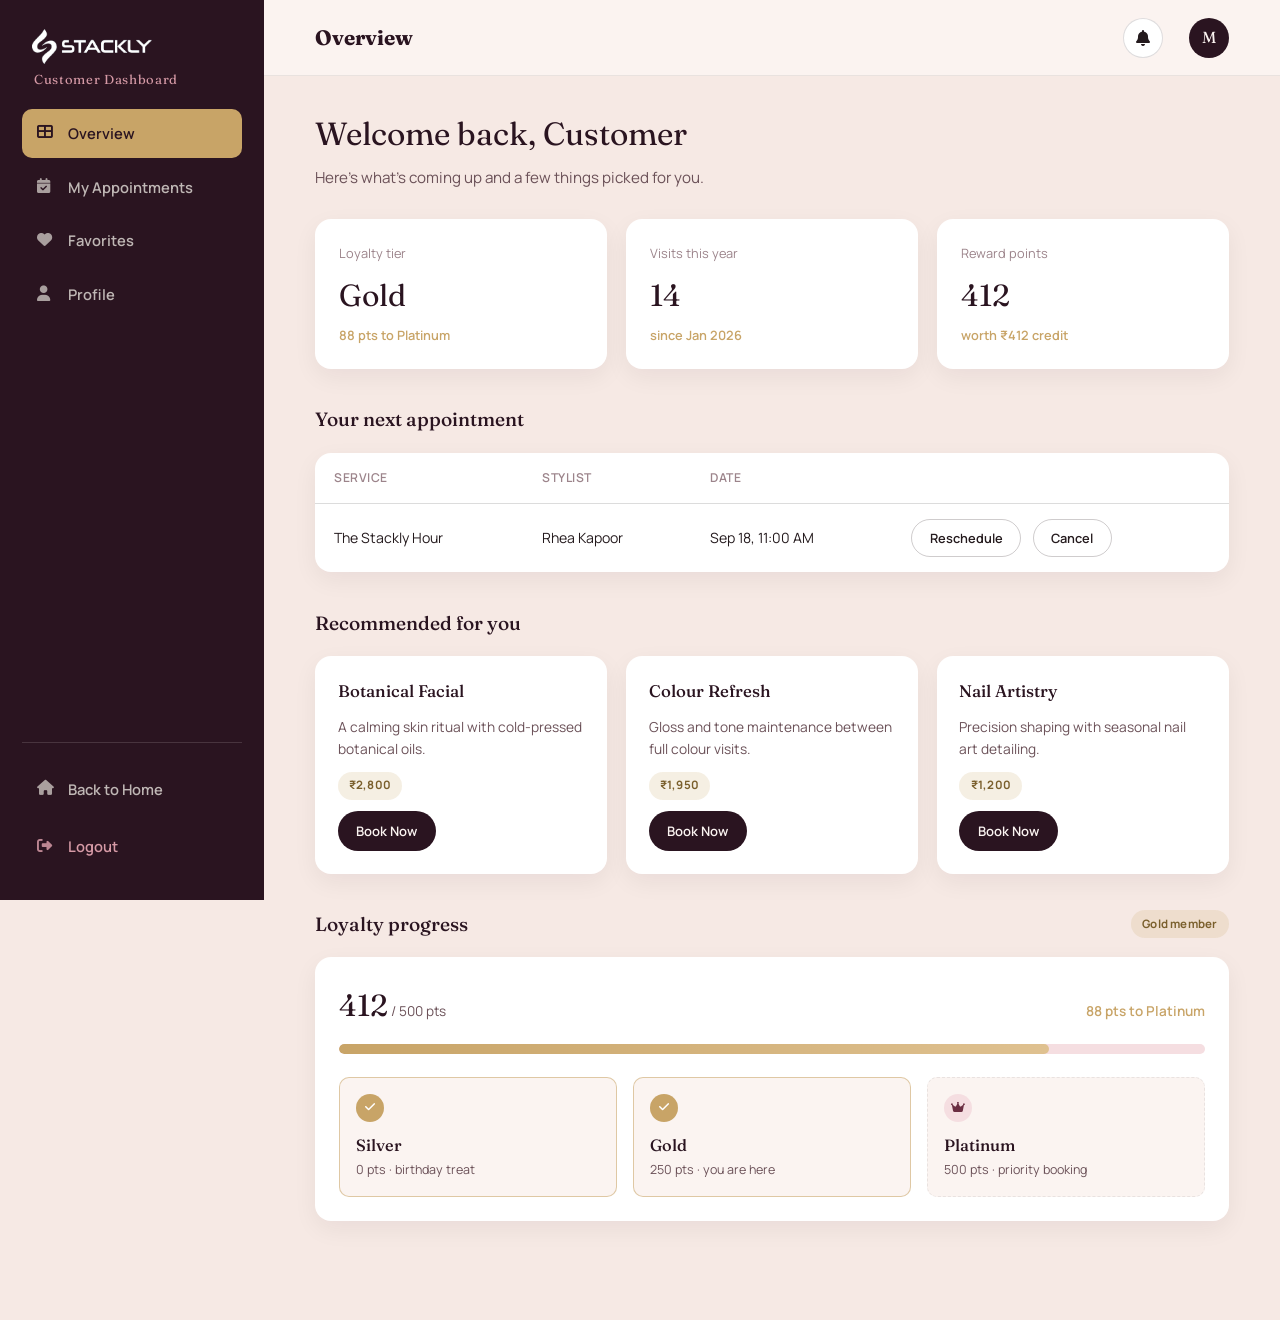
<file: customer-dashboard.html>
<!DOCTYPE html>
<html lang="en">

<head>
  <meta charset="UTF-8">
  <meta name="viewport" content="width=device-width, initial-scale=1.0">
  <title>My Dashboard — Stackly</title>

  <link rel="preconnect" href="https://fonts.googleapis.com">
  <link rel="preconnect" href="https://fonts.gstatic.com" crossorigin>
  <link
    href="https://fonts.googleapis.com/css2?family=Fraunces:ital,opsz,wght@0,9..144,300;0,9..144,400;0,9..144,500;0,9..144,600;1,9..144,400;1,9..144,500&family=Manrope:wght@300;400;500;600;700;800&display=swap"
    rel="stylesheet">
 <!-- Font Awesome -->
  <link rel="stylesheet" href="https://cdnjs.cloudflare.com/ajax/libs/font-awesome/6.5.1/css/all.min.css">
  <link rel="stylesheet" href="assets/css/style.css">
  <link rel="stylesheet" href="assets/css/dashboard.css">
</head>

<body class="dash-body">

  <div class="dash-overlay" id="dashOverlay"></div>

  <div class="dash-shell">

    <!-- SIDEBAR -->
    <aside class="dash-sidebar" id="dashSidebar">
      <a href="customer-dashboard.html" class="dash-sidebar__brand"><img src="assets/images/stackly-white.webp" alt="Stackly logo" class="dash-logo-img"></a>
      <div class="dash-sidebar__role">Customer Dashboard</div>
      <div class="dash-sidebar__user-email"></div>



      <nav class="dash-nav">
        <button class="dash-nav__link is-active" data-section="overview" data-label="Overview">
          <i class="fa-solid fa-table-cells-large dash-icon"></i>
          Overview
        </button>
        <button class="dash-nav__link" data-section="my-appointments" data-label="My Appointments">
          <i class="fa-solid fa-calendar-check dash-icon"></i>
          My Appointments
        </button>
        <button class="dash-nav__link" data-section="favorites" data-label="Favorites">
          <i class="fa-solid fa-heart dash-icon"></i>
          Favorites
        </button>
        <button class="dash-nav__link" data-section="profile" data-label="Profile">
          <i class="fa-solid fa-user dash-icon"></i>
          Profile
        </button>
      </nav>

      <div class="dash-sidebar__foot">
        <button class="dash-nav__link is-home js-home">
          <i class="fa-solid fa-house dash-icon"></i>
          Back to Home
        </button>
        <button class="dash-nav__link is-logout js-logout">
          <i class="fa-solid fa-right-from-bracket dash-icon"></i>
          Logout
        </button>
      </div>
    </aside>

    <!-- MAIN -->
    <div class="dash-main">
      <header class="dash-topbar">
        <div class="dash-topbar__left">
          <button class="dash-menu-toggle" id="dashMenuToggle"
            aria-label="Open menu"><span></span><span></span><span></span></button>
          <h1 class="dash-topbar__title" id="dashTopbarTitle">Overview</h1>
        </div>
        <div class="dash-topbar__right">
          <button class="dash-bell js-action" aria-label="Notifications">
            <i class="fa-solid fa-bell"></i>
          </button>
          <span class="dash-user-email"></span>
          <div class="dash-avatar">M</div>
        </div>
      </header>

      <main class="dash-content">

        <!-- OVERVIEW -->
        <section class="dash-section is-active" id="overview">
          <div class="dash-section__head">
            <h2>Welcome back, Customer</h2>
            <p>Here's what's coming up and a few things picked for you.</p>
          </div>

          <div class="panel">
            <div class="stat-grid">
              <div class="stat-card">
                <div class="stat-card__label">Loyalty tier</div>
                <div class="stat-card__value">Gold</div>
                <div class="stat-card__sub">88 pts to Platinum</div>
              </div>
              <div class="stat-card">
                <div class="stat-card__label">Visits this year</div>
                <div class="stat-card__value">14</div>
                <div class="stat-card__sub">since Jan 2026</div>
              </div>
              <div class="stat-card">
                <div class="stat-card__label">Reward points</div>
                <div class="stat-card__value">412</div>
                <div class="stat-card__sub">worth ₹412 credit</div>
              </div>
            </div>
          </div>

          <div class="panel">
            <div class="panel__head">
              <h3>Your next appointment</h3>
            </div>
            <div class="dash-table-wrap">
              <table class="dash-table">
                <thead>
                  <tr>
                    <th>Service</th>
                    <th>Stylist</th>
                    <th>Date</th>
                    <th></th>
                  </tr>
                </thead>
                <tbody>
                  <tr>
                    <td>The Stackly Hour</td>
                    <td>Rhea Kapoor</td>
                    <td>Sep 18, 11:00 AM</td>
                    <td>
                      <div class="btn-row"><button class="btn btn--ghost btn--sm js-action">Reschedule</button><button
                          class="btn btn--ghost btn--sm js-action">Cancel</button></div>
                    </td>
                  </tr>
                </tbody>
              </table>
            </div>
          </div>

          <div class="panel">
            <div class="panel__head">
              <h3>Recommended for you</h3>
            </div>
            <div class="card-grid">
              <div class="info-card">
                <h4>Botanical Facial</h4>
                <p>A calming skin ritual with cold-pressed botanical oils.</p>
                <span class="badge badge--gold">₹2,800</span>
                <button class="btn btn--primary btn--sm js-action">Book Now</button>
              </div>
              <div class="info-card">
                <h4>Colour Refresh</h4>
                <p>Gloss and tone maintenance between full colour visits.</p>
                <span class="badge badge--gold">₹1,950</span>
                <button class="btn btn--primary btn--sm js-action">Book Now</button>
              </div>
              <div class="info-card">
                <h4>Nail Artistry</h4>
                <p>Precision shaping with seasonal nail art detailing.</p>
                <span class="badge badge--gold">₹1,200</span>
                <button class="btn btn--primary btn--sm js-action">Book Now</button>
              </div>
            </div>
          </div>
          <!-- Loyalty progress (added) -->
          <div class="panel">
            <div class="panel__head">
              <h3>Loyalty progress</h3>
              <span class="badge badge--gold">Gold member</span>
            </div>
            <div class="dash-loyalty">
              <div class="dash-loyalty__top">
                <div><strong>412</strong> / 500 pts</div>
                <span>88 pts to Platinum</span>
              </div>
              <div class="dash-meter" role="progressbar" aria-label="Progress to Platinum" aria-valuemin="0"
                aria-valuemax="500" aria-valuenow="412"><span style="width:82%"></span></div>
              <ul class="dash-tiers">
                <li class="is-done">
                  <span class="dash-tiers__icon"><i class="fa-solid fa-check"></i></span>
                  <strong>Silver</strong>
                  <small>0 pts · birthday treat</small>
                </li>
                <li class="is-done">
                  <span class="dash-tiers__icon"><i class="fa-solid fa-check"></i></span>
                  <strong>Gold</strong>
                  <small>250 pts · you are here</small>
                </li>
                <li class="is-next">
                  <span class="dash-tiers__icon"><i class="fa-solid fa-crown"></i></span>
                  <strong>Platinum</strong>
                  <small>500 pts · priority booking</small>
                </li>
              </ul>
            </div>
          </div>

        </section>

        <!-- MY APPOINTMENTS -->
        <section class="dash-section" id="my-appointments">
          <div class="dash-section__head">
            <h2>My Appointments</h2>
            <p>Everything upcoming, and a look back at your past visits.</p>
          </div>

          <div class="panel">
            <div class="panel__head">
              <h3>Upcoming</h3>
              <button class="btn btn--primary btn--sm js-action">Book New Appointment</button>
            </div>
            <div class="dash-table-wrap">
              <table class="dash-table">
                <thead>
                  <tr>
                    <th>Service</th>
                    <th>Stylist</th>
                    <th>Date</th>
                    <th></th>
                  </tr>
                </thead>
                <tbody>
                  <tr>
                    <td>The Stackly Hour</td>
                    <td>Rhea Kapoor</td>
                    <td>Sep 18, 11:00 AM</td>
                    <td>
                      <div class="btn-row"><button class="btn btn--ghost btn--sm js-action">Reschedule</button><button
                          class="btn btn--ghost btn--sm js-action">Cancel</button></div>
                    </td>
                  </tr>
                  <tr>
                    <td>Botanical Facial</td>
                    <td>Farah Sheikh</td>
                    <td>Oct 2, 4:00 PM</td>
                    <td>
                      <div class="btn-row"><button class="btn btn--ghost btn--sm js-action">Reschedule</button><button
                          class="btn btn--ghost btn--sm js-action">Cancel</button></div>
                    </td>
                  </tr>
                </tbody>
              </table>
            </div>
          </div>

          <div class="panel">
            <div class="panel__head">
              <h3>Past visits</h3>
            </div>
            <div class="dash-table-wrap">
              <table class="dash-table">
                <thead>
                  <tr>
                    <th>Service</th>
                    <th>Stylist</th>
                    <th>Date</th>
                    <th></th>
                  </tr>
                </thead>
                <tbody>
                  <tr>
                    <td>Precision Cut</td>
                    <td>Rhea Kapoor</td>
                    <td>Aug 14, 2026</td>
                    <td><button class="btn btn--ghost btn--sm js-action">Book Again</button></td>
                  </tr>
                  <tr>
                    <td>Colour Refresh</td>
                    <td>Noor Iyer</td>
                    <td>Jul 22, 2026</td>
                    <td><button class="btn btn--ghost btn--sm js-action">Book Again</button></td>
                  </tr>
                  <tr>
                    <td>Nail Artistry</td>
                    <td>Sana Merchant</td>
                    <td>Jun 30, 2026</td>
                    <td><button class="btn btn--ghost btn--sm js-action">Book Again</button></td>
                  </tr>
                </tbody>
              </table>
            </div>
          </div>

          <div class="panel">
            <div class="panel__head">
              <h3>Cancellation policy</h3>
            </div>
            <div class="card-grid">
              <div class="info-card">
                <h4>24-hour notice</h4>
                <p>Reschedule or cancel free of charge up to a day before.</p>
              </div>
              <div class="info-card">
                <h4>Late cancellations</h4>
                <p>A small fee applies within 24 hours of your slot.</p>
              </div>
              <div class="info-card">
                <h4>No-shows</h4>
                <p>Full service value is charged for missed appointments.</p>
              </div>
            </div>
          </div>
          <!-- Before your visit (added) -->
          <div class="panel">
            <div class="panel__head">
              <h3>Before your visit</h3>
            </div>
            <div class="card-grid">
              <div class="info-card">
                <span class="dash-step__num">1</span>
                <h4>Arrive 10 minutes early</h4>
                <p>Settle in with a cup of tea before your ritual begins.</p>
              </div>
              <div class="info-card">
                <span class="dash-step__num">2</span>
                <h4>Bring inspiration</h4>
                <p>Photos of looks you love help your stylist plan the session.</p>
              </div>
              <div class="info-card">
                <span class="dash-step__num">3</span>
                <h4>Share your notes</h4>
                <p>Tell us about sensitivities or preferences before you arrive.</p>
              </div>
            </div>
          </div>

        </section>

        <!-- FAVORITES -->
        <section class="dash-section" id="favorites">
          <div class="dash-section__head">
            <h2>Favorites</h2>
            <p>Your saved stylists and go-to services.</p>
          </div>

          <div class="panel">
            <div class="panel__head">
              <h3>Favorite stylists</h3>
            </div>
            <div class="card-grid">
              <div class="info-card">
                <div class="info-card__avatar">R</div>
                <h4>Rhea Kapoor</h4>
                <p>Senior Stylist — cuts &amp; colour</p><button class="btn btn--ghost btn--sm js-action">View
                  Profile</button>
              </div>
              <div class="info-card">
                <div class="info-card__avatar">F</div>
                <h4>Farah Sheikh</h4>
                <p>Skin Specialist — facials &amp; peels</p><button class="btn btn--ghost btn--sm js-action">View
                  Profile</button>
              </div>
            </div>
          </div>

          <div class="panel">
            <div class="panel__head">
              <h3>Favorite services</h3>
            </div>
            <div class="card-grid">
              <div class="info-card">
                <h4>The Stackly Hour</h4>
                <p>Signature ritual — cut, treatment &amp; style.</p><button
                  class="btn btn--primary btn--sm js-action">Book</button>
              </div>
              <div class="info-card">
                <h4>Botanical Facial</h4>
                <p>Calming skin ritual with botanical oils.</p><button
                  class="btn btn--primary btn--sm js-action">Book</button>
              </div>
              <div class="info-card">
                <h4>Precision Cut</h4>
                <p>Sharp, considered shaping for any hair type.</p><button
                  class="btn btn--primary btn--sm js-action">Book</button>
              </div>
            </div>
          </div>

          <div class="panel">
            <div class="panel__head">
              <h3>Discover more</h3>
            </div>
            <button class="btn btn--ghost js-action">Browse All Services</button>
          </div>
          <!-- Member offers (added) -->
          <div class="panel">
            <div class="panel__head">
              <h3>Member offers</h3>
            </div>
            <div class="dash-coupons">
              <div class="dash-coupon">
                <div class="dash-coupon__main">
                  <h4>Monsoon Glow Package</h4>
                  <p>A botanical facial and scalp ritual, bundled for members.</p>
                  <button class="btn btn--primary btn--sm js-action">Claim offer</button>
                </div>
                <div class="dash-coupon__side">
                  <small>Save</small>
                  <span class="dash-coupon__value">15%</span>
                  <span class="dash-coupon__code">GLOW15</span>
                </div>
              </div>
              <div class="dash-coupon">
                <div class="dash-coupon__main">
                  <h4>Refer a friend</h4>
                  <p>When a friend books their first visit, you both earn points.</p>
                  <button class="btn btn--primary btn--sm js-action">Share invite</button>
                </div>
                <div class="dash-coupon__side">
                  <small>Earn</small>
                  <span class="dash-coupon__value">+100</span>
                  <span class="dash-coupon__code">BRING100</span>
                </div>
              </div>
            </div>
          </div>

        </section>

        <!-- PROFILE -->
        <section class="dash-section" id="profile">
          <div class="dash-section__head">
            <h2>Profile</h2>
            <p>Your details, rewards and preferences.</p>
          </div>

          <div class="panel">
            <div class="panel__head">
              <h3>Personal information</h3>
              <button class="btn btn--ghost btn--sm js-action">Edit Profile</button>
            </div>
            <div class="profile-grid">
              <div class="profile-field"><label>Full name</label>
                <div>User</div>
              </div>
              <div class="profile-field"><label>Email</label>
                <div>info@thestackly.com</div>
              </div>
              <div class="profile-field"><label>Phone</label>
                <div>+91 98765 43210</div>
              </div>
              <div class="profile-field"><label>Member since</label>
                <div>January 2026</div>
              </div>
            </div>
          </div>

          <div class="panel">
            <div class="panel__head">
              <h3>Loyalty &amp; rewards</h3>
            </div>
            <div class="stat-grid">
              <div class="stat-card">
                <div class="stat-card__label">Current tier</div>
                <div class="stat-card__value">Gold</div>
                <div class="stat-card__sub">88 pts to Platinum</div>
              </div>
              <div class="stat-card">
                <div class="stat-card__label">Points balance</div>
                <div class="stat-card__value">412</div>
                <div class="stat-card__sub">worth ₹412 credit</div>
              </div>
              <div class="stat-card">
                <div class="stat-card__label">Redeem</div>
                <div class="stat-card__value">—</div>
                <div class="stat-card__sub"><button class="btn btn--primary btn--sm js-action">Redeem Points</button>
                </div>
              </div>
            </div>
          </div>

          <div class="panel">
            <div class="panel__head">
              <h3>Preferences</h3>
            </div>
            <div class="card-grid">
              <div class="info-card">
                <h4>Email reminders</h4>
                <p>Get a reminder 24 hours before each appointment.</p><span class="badge badge--gold">On</span>
              </div>
              <div class="info-card">
                <h4>SMS updates</h4>
                <p>Receive booking confirmations by text message.</p><span class="badge badge--muted">Off</span>
              </div>
              <div class="info-card">
                <h4>Preferred stylist</h4>
                <p>Automatically suggest Rhea Kapoor when booking.</p><span class="badge badge--gold">On</span>
              </div>
            </div>
            <div style="margin-top:1.2rem;">
              <button class="btn btn--primary btn--sm js-action">Save Changes</button>
            </div>
          </div>
          <!-- Account & security (added) -->
          <div class="panel">
            <div class="panel__head">
              <h3>Account &amp; security</h3>
            </div>
            <div class="dash-settings">
              <div class="dash-setting">
                <span class="dash-setting__icon"><i class="fa-solid fa-lock"></i></span>
                <div class="dash-setting__text">
                  <h4>Password</h4>
                  <p>Last changed 3 months ago.</p>
                </div>
                <div class="dash-setting__act">
                  <button class="btn btn--ghost btn--sm js-action">Change</button>
                </div>
              </div>
              <div class="dash-setting">
                <span class="dash-setting__icon"><i class="fa-solid fa-shield-halved"></i></span>
                <div class="dash-setting__text">
                  <h4>Two-step verification</h4>
                  <p>Add an extra check whenever you sign in.</p>
                </div>
                <div class="dash-setting__act">
                  <span class="badge badge--muted">Off</span>
                  <button class="btn btn--ghost btn--sm js-action">Enable</button>
                </div>
              </div>
              <div class="dash-setting">
                <span class="dash-setting__icon"><i class="fa-solid fa-link"></i></span>
                <div class="dash-setting__text">
                  <h4>Connected accounts</h4>
                  <p>Google · meera.shah@example.com</p>
                </div>
                <div class="dash-setting__act">
                  <span class="badge badge--gold">Linked</span>
                </div>
              </div>
            </div>
          </div>

        </section>

      </main>
    </div>
  </div>

  <script src="assets/js/dashboard.js"></script>
</body>

</html>
</file>
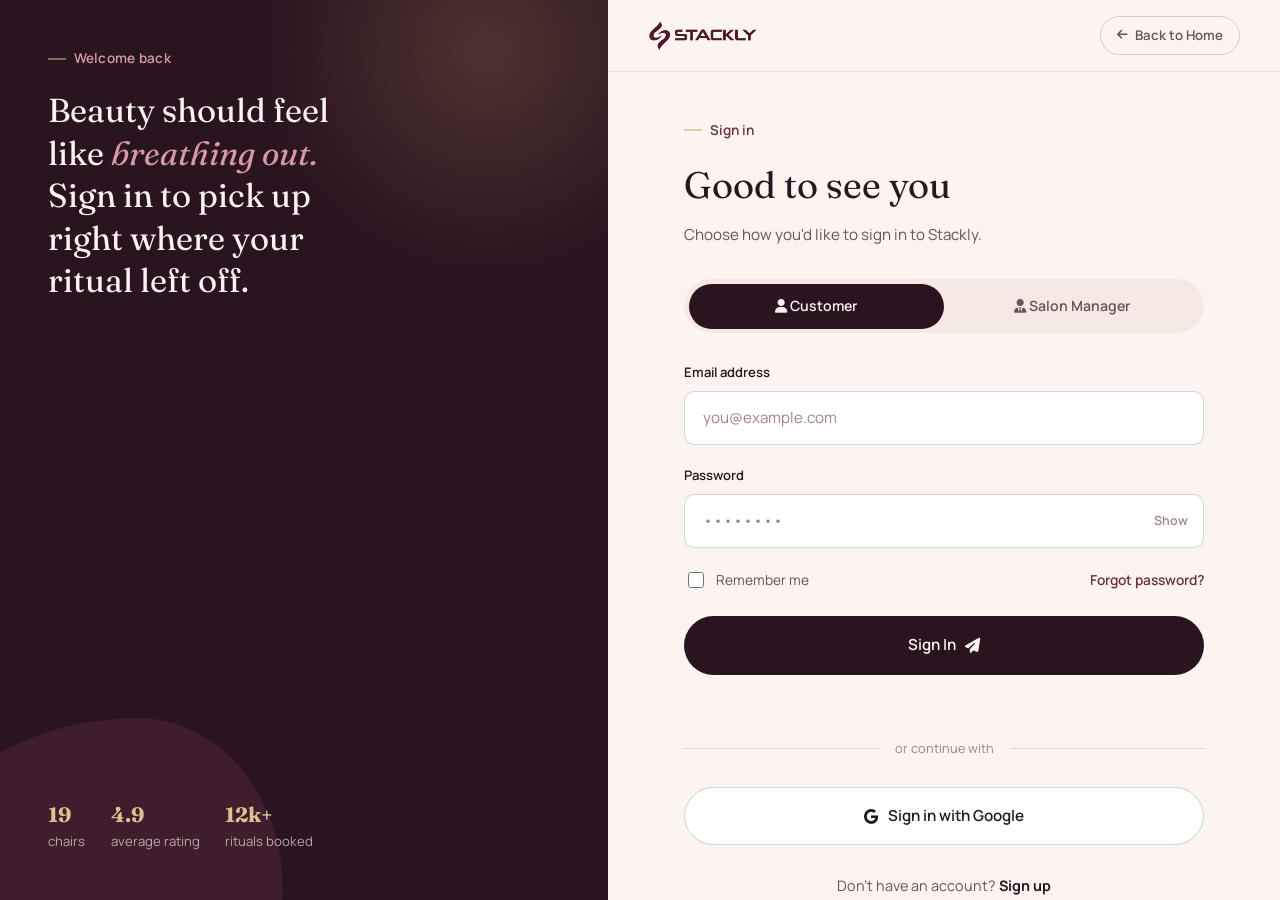
<file: login.html>
<!DOCTYPE html>
<html lang="en">

<head>
  <meta charset="UTF-8">
  <meta name="viewport" content="width=device-width, initial-scale=1.0">
  <title>Sign In — Stackly</title>
  <meta name="description" content="Sign in to your Stackly account as a customer or salon manager.">

  <link rel="preconnect" href="https://fonts.googleapis.com">
  <link rel="preconnect" href="https://fonts.gstatic.com" crossorigin>
  <link
    href="https://fonts.googleapis.com/css2?family=Fraunces:ital,opsz,wght@0,9..144,300;0,9..144,400;0,9..144,500;0,9..144,600;1,9..144,400;1,9..144,500&family=Manrope:wght@300;400;500;600;700;800&display=swap"
    rel="stylesheet">
   <!-- Font Awesome -->
  <link rel="stylesheet" href="https://cdnjs.cloudflare.com/ajax/libs/font-awesome/6.5.1/css/all.min.css">
  <link rel="stylesheet" href="assets/css/style.css">
  <link rel="stylesheet" href="assets/css/auth.css">
</head>

<body class="auth-page">

  <div class="auth-shell">

    <!-- LEFT VISUAL -->
    <aside class="auth-visual">
      <div class="auth-visual__body">
        <p class="auth-visual__eyebrow">Welcome back</p>
        <p class="auth-visual__quote">Beauty should feel like <em>breathing out.</em> Sign in to pick up right where
          your ritual left off.</p>
      </div>
      <div class="auth-visual__meta">
        <div><strong>19</strong>chairs</div>
        <div><strong>4.9</strong>average rating</div>
        <div><strong>12k+</strong>rituals booked</div>
      </div>
    </aside>

    <!-- RIGHT FORM -->
    <div class="auth-form-wrap">

      <!-- Sticky top bar -->
      <div class="auth-form-header">
        <a href="index.html" class="auth-form-header__logo">
          <img src="assets/images/stackly-logo.webp" alt="Stackly logo" class="auth-logo-img">
        </a>
        <a href="index.html" class="auth-form-header__back">
          <i class="fa-solid fa-arrow-left"></i>
          Back to Home
        </a>
      </div>

      <!-- Scrollable card area -->
      <div class="auth-form-content">
        <div class="auth-card">
          <p class="auth-card__eyebrow">Sign in</p>
          <h1>Good to see you</h1>
          <p class="auth-card__sub">Choose how you'd like to sign in to Stackly.</p>

          <div class="role-toggle" id="loginRoleToggle" data-role="customer">
            <button type="button" data-role="customer" class="is-active"><i class="fas fa-user"></i> Customer</button>
            <button type="button" data-role="manager"><i class="fas fa-user-tie"></i> Salon Manager</button>
          </div>

          <form id="loginForm" novalidate>
            <div class="form-group">
              <label for="loginEmail">Email address</label>
              <div class="form-control-wrap">
                <input type="email" id="loginEmail" placeholder="you@example.com" autocomplete="email">
              </div>
              <p class="field-error">Enter a valid email address.</p>
            </div>

            <div class="form-group">
              <label for="loginPassword">Password</label>
              <div class="form-control-wrap">
                <input type="password" id="loginPassword" placeholder="••••••••" autocomplete="current-password">
                <button type="button" class="password-toggle" data-target="loginPassword">Show</button>
              </div>
              <p class="field-error">Password must be at least 6 characters.</p>
            </div>

            <div class="form-meta-row">
              <label class="form-check">
                <input type="checkbox" id="loginRemember">
                Remember me
              </label>
              <a href="404.html">Forgot password?</a>
            </div>

            <button type="submit" class="btn btn--primary auth-submit">Sign In<i class="fas fa-paper-plane"></i></button>
            <p class="form-note" id="loginNote"></p>
          </form>

          <div class="auth-divider">or continue with</div>

          <a href="404.html" class="btn btn--social js-google-auth" style="text-decoration: none; display: flex;">
            <i class="fab fa-google"></i>
            Sign in with Google
          </a>

          <p class="auth-switch">Don't have an account? <a href="signup.html">Sign up</a></p>
        </div>
      </div>

    </div>
  </div>

  <script src="assets/js/auth.js"></script>
</body>

</html>
</file>
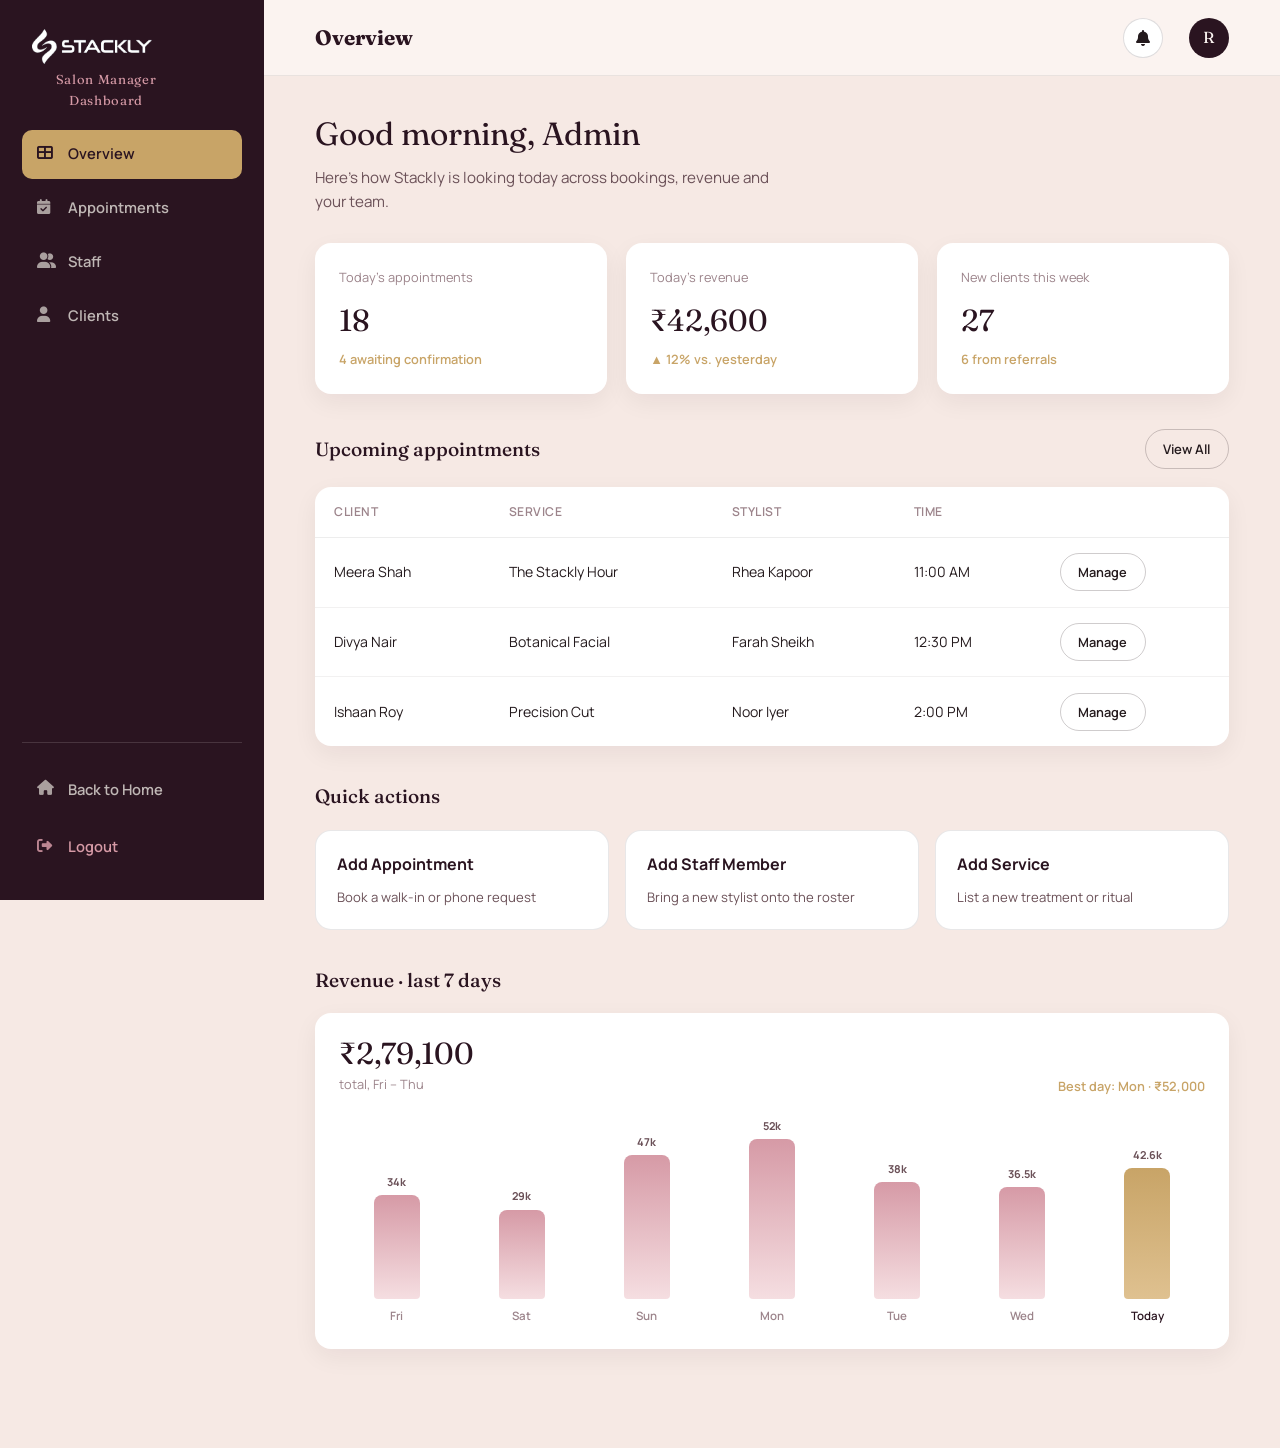
<file: salon-dashboard.html>
<!DOCTYPE html>
<html lang="en">

<head>
  <meta charset="UTF-8">
  <meta name="viewport" content="width=device-width, initial-scale=1.0">
  <title>Salon Manager Dashboard — Stackly</title>

  <link rel="preconnect" href="https://fonts.googleapis.com">
  <link rel="preconnect" href="https://fonts.gstatic.com" crossorigin>
  <link
    href="https://fonts.googleapis.com/css2?family=Fraunces:ital,opsz,wght@0,9..144,300;0,9..144,400;0,9..144,500;0,9..144,600;1,9..144,400;1,9..144,500&family=Manrope:wght@300;400;500;600;700;800&display=swap"
    rel="stylesheet">
  <!-- Font Awesome -->
  <link rel="stylesheet" href="https://cdnjs.cloudflare.com/ajax/libs/font-awesome/6.5.1/css/all.min.css">
  <link rel="stylesheet" href="assets/css/style.css">
  <link rel="stylesheet" href="assets/css/dashboard.css">
</head>

<body class="dash-body">

  <div class="dash-overlay" id="dashOverlay"></div>

  <div class="dash-shell">

    <!-- SIDEBAR -->
    <aside class="dash-sidebar" id="dashSidebar">
      <a href="salon-dashboard.html" class="dash-sidebar__brand"><img src="assets/images/stackly-white.webp" alt="Stackly logo" class="dash-logo-img"></a>
      <div class="dash-sidebar__role">Salon Manager Dashboard</div>
      <div class="dash-sidebar__user-email"></div>



      <nav class="dash-nav">
        <button class="dash-nav__link is-active" data-section="overview" data-label="Overview">
          <i class="fa-solid fa-table-cells-large dash-icon"></i>
          Overview
        </button>
        <button class="dash-nav__link" data-section="appointments" data-label="Appointments">
          <i class="fa-solid fa-calendar-check dash-icon"></i>
          Appointments
        </button>
        <button class="dash-nav__link" data-section="staff" data-label="Staff">
          <i class="fa-solid fa-user-group dash-icon"></i>
          Staff
        </button>
        <button class="dash-nav__link" data-section="clients" data-label="Clients">
          <i class="fa-solid fa-user dash-icon"></i>
          Clients
        </button>
      </nav>

      <div class="dash-sidebar__foot">
        <button class="dash-nav__link is-home js-home">
          <i class="fa-solid fa-house dash-icon"></i>
          Back to Home
        </button>
        <button class="dash-nav__link is-logout js-logout">
          <i class="fa-solid fa-right-from-bracket dash-icon"></i>
          Logout
        </button>
      </div>
    </aside>

    <!-- MAIN -->
    <div class="dash-main">
      <header class="dash-topbar">
        <div class="dash-topbar__left">
          <button class="dash-menu-toggle" id="dashMenuToggle"
            aria-label="Open menu"><span></span><span></span><span></span></button>
          <h1 class="dash-topbar__title" id="dashTopbarTitle">Overview</h1>
        </div>
        <div class="dash-topbar__right">
          <button class="dash-bell js-action" aria-label="Notifications">
            <i class="fa-solid fa-bell"></i>
          </button>
          <span class="dash-user-email"></span>
          <div class="dash-avatar">R</div>
        </div>
      </header>

      <main class="dash-content">

        <!-- OVERVIEW -->
        <section class="dash-section is-active" id="overview">
          <div class="dash-section__head">
            <h2>Good morning, Admin</h2>
            <p>Here's how Stackly is looking today across bookings, revenue and your team.</p>
          </div>

          <div class="panel">
            <div class="stat-grid">
              <div class="stat-card">
                <div class="stat-card__label">Today's appointments</div>
                <div class="stat-card__value">18</div>
                <div class="stat-card__sub">4 awaiting confirmation</div>
              </div>
              <div class="stat-card">
                <div class="stat-card__label">Today's revenue</div>
                <div class="stat-card__value">₹42,600</div>
                <div class="stat-card__sub">▲ 12% vs. yesterday</div>
              </div>
              <div class="stat-card">
                <div class="stat-card__label">New clients this week</div>
                <div class="stat-card__value">27</div>
                <div class="stat-card__sub">6 from referrals</div>
              </div>
            </div>
          </div>

          <div class="panel">
            <div class="panel__head">
              <h3>Upcoming appointments</h3>
              <button class="btn btn--ghost btn--sm js-action">View All</button>
            </div>
            <div class="dash-table-wrap">
              <table class="dash-table">
                <thead>
                  <tr>
                    <th>Client</th>
                    <th>Service</th>
                    <th>Stylist</th>
                    <th>Time</th>
                    <th></th>
                  </tr>
                </thead>
                <tbody>
                  <tr>
                    <td>Meera Shah</td>
                    <td>The Stackly Hour</td>
                    <td>Rhea Kapoor</td>
                    <td>11:00 AM</td>
                    <td><button class="btn btn--ghost btn--sm js-action">Manage</button></td>
                  </tr>
                  <tr>
                    <td>Divya Nair</td>
                    <td>Botanical Facial</td>
                    <td>Farah Sheikh</td>
                    <td>12:30 PM</td>
                    <td><button class="btn btn--ghost btn--sm js-action">Manage</button></td>
                  </tr>
                  <tr>
                    <td>Ishaan Roy</td>
                    <td>Precision Cut</td>
                    <td>Noor Iyer</td>
                    <td>2:00 PM</td>
                    <td><button class="btn btn--ghost btn--sm js-action">Manage</button></td>
                  </tr>
                </tbody>
              </table>
            </div>
          </div>

          <div class="panel">
            <div class="panel__head">
              <h3>Quick actions</h3>
            </div>
            <div class="action-grid">
              <button class="action-btn js-action">Add Appointment<span>Book a walk-in or phone request</span></button>
              <button class="action-btn js-action">Add Staff Member<span>Bring a new stylist onto the
                  roster</span></button>
              <button class="action-btn js-action">Add Service<span>List a new treatment or ritual</span></button>
            </div>
          </div>
          <!-- Revenue, last 7 days (added) -->
          <div class="panel">
            <div class="panel__head">
              <h3>Revenue · last 7 days</h3>
            </div>
            <div class="dash-chart">
              <div class="dash-chart__top">
                <div class="dash-chart__total">
                  <strong>₹2,79,100</strong>
                  <span>total, Fri – Thu</span>
                </div>
                <span class="dash-chart__note">Best day: Mon · ₹52,000</span>
              </div>
              <div class="dash-bars" role="img"
                aria-label="Daily revenue in thousands of rupees: Fri 34, Sat 29, Sun 47, Mon 52, Tue 38, Wed 36.5, Thu 42.6">
                <div class="dash-bar"><div class="dash-bar__track"><div class="dash-bar__fill" style="--h:65%"><span class="dash-bar__val">34k</span></div></div><span class="dash-bar__day">Fri</span></div>
                <div class="dash-bar"><div class="dash-bar__track"><div class="dash-bar__fill" style="--h:56%"><span class="dash-bar__val">29k</span></div></div><span class="dash-bar__day">Sat</span></div>
                <div class="dash-bar"><div class="dash-bar__track"><div class="dash-bar__fill" style="--h:90%"><span class="dash-bar__val">47k</span></div></div><span class="dash-bar__day">Sun</span></div>
                <div class="dash-bar"><div class="dash-bar__track"><div class="dash-bar__fill" style="--h:100%"><span class="dash-bar__val">52k</span></div></div><span class="dash-bar__day">Mon</span></div>
                <div class="dash-bar"><div class="dash-bar__track"><div class="dash-bar__fill" style="--h:73%"><span class="dash-bar__val">38k</span></div></div><span class="dash-bar__day">Tue</span></div>
                <div class="dash-bar"><div class="dash-bar__track"><div class="dash-bar__fill" style="--h:70%"><span class="dash-bar__val">36.5k</span></div></div><span class="dash-bar__day">Wed</span></div>
                <div class="dash-bar is-today"><div class="dash-bar__track"><div class="dash-bar__fill" style="--h:82%"><span class="dash-bar__val">42.6k</span></div></div><span class="dash-bar__day">Today</span></div>
              </div>
            </div>
          </div>

        </section>

        <!-- APPOINTMENTS -->
        <section class="dash-section" id="appointments">
          <div class="dash-section__head">
            <h2>Appointments</h2>
            <p>Manage today's schedule and everything coming up this week.</p>
          </div>

          <div class="panel">
            <div class="panel__head">
              <h3>Filter</h3>
              <button class="btn btn--primary btn--sm js-action">Add New Appointment</button>
            </div>
            <div class="btn-row">
              <button class="btn btn--ghost btn--sm js-action">Today</button>
              <button class="btn btn--ghost btn--sm js-action">This Week</button>
              <button class="btn btn--ghost btn--sm js-action">This Month</button>
            </div>
          </div>

          <div class="panel">
            <div class="panel__head">
              <h3>Scheduled</h3>
            </div>
            <div class="dash-table-wrap">
              <table class="dash-table">
                <thead>
                  <tr>
                    <th>Client</th>
                    <th>Service</th>
                    <th>Stylist</th>
                    <th>Date</th>
                    <th>Status</th>
                    <th></th>
                  </tr>
                </thead>
                <tbody>
                  <tr>
                    <td>Meera Shah</td>
                    <td>The Stackly Hour</td>
                    <td>Rhea Kapoor</td>
                    <td>Today, 11:00 AM</td>
                    <td><span class="badge badge--gold">Confirmed</span></td>
                    <td><button class="btn btn--ghost btn--sm js-action">Manage</button></td>
                  </tr>
                  <tr>
                    <td>Priya Kulkarni</td>
                    <td>Colour Refresh</td>
                    <td>Noor Iyer</td>
                    <td>Today, 3:30 PM</td>
                    <td><span class="badge">Pending</span></td>
                    <td><button class="btn btn--ghost btn--sm js-action">Manage</button></td>
                  </tr>
                  <tr>
                    <td>Aditya Rao</td>
                    <td>Precision Cut</td>
                    <td>Rhea Kapoor</td>
                    <td>Tomorrow, 10:00 AM</td>
                    <td><span class="badge badge--gold">Confirmed</span></td>
                    <td><button class="btn btn--ghost btn--sm js-action">Manage</button></td>
                  </tr>
                  <tr>
                    <td>Sana Merchant</td>
                    <td>Nail Artistry</td>
                    <td>Farah Sheikh</td>
                    <td>Tomorrow, 1:00 PM</td>
                    <td><span class="badge badge--muted">Cancelled</span></td>
                    <td><button class="btn btn--ghost btn--sm js-action">Manage</button></td>
                  </tr>
                </tbody>
              </table>
            </div>
          </div>

          <div class="panel">
            <div class="panel__head">
              <h3>Weekly load</h3>
            </div>
            <div class="stat-grid">
              <div class="stat-card">
                <div class="stat-card__label">Booked slots</div>
                <div class="stat-card__value">86%</div>
                <div class="stat-card__sub">of available chairs</div>
              </div>
              <div class="stat-card">
                <div class="stat-card__label">No-shows</div>
                <div class="stat-card__value">3</div>
                <div class="stat-card__sub">this week</div>
              </div>
              <div class="stat-card">
                <div class="stat-card__label">Avg. ticket</div>
                <div class="stat-card__value">₹2,350</div>
                <div class="stat-card__sub">▲ 5% vs. last week</div>
              </div>
            </div>
          </div>
          <!-- Chair availability today (added) -->
          <div class="panel">
            <div class="panel__head">
              <h3>Chair availability · today</h3>
            </div>
            <div class="dash-legend">
              <span><i></i>Open</span>
              <span><i class="is-booked"></i>Booked</span>
              <span><i class="is-break"></i>Break</span>
            </div>
            <div class="dash-slots">
              <div class="dash-slot-card">
                <div class="dash-slot-card__head">
                  <div class="info-card__avatar">R</div>
                  <div>
                    <h4>Rhea Kapoor</h4>
                    <p>Senior Stylist</p>
                  </div>
                  <span class="badge badge--gold">5 open</span>
                </div>
                <div class="dash-slot-list">
                  <span class="dash-slot">10 AM</span>
                  <span class="dash-slot dash-slot--booked">11 AM</span>
                  <span class="dash-slot">12 PM</span>
                  <span class="dash-slot dash-slot--break">1 PM</span>
                  <span class="dash-slot">2 PM</span>
                  <span class="dash-slot">3 PM</span>
                  <span class="dash-slot dash-slot--booked">4 PM</span>
                  <span class="dash-slot">5 PM</span>
                </div>
              </div>
              <div class="dash-slot-card">
                <div class="dash-slot-card__head">
                  <div class="info-card__avatar">F</div>
                  <div>
                    <h4>Farah Sheikh</h4>
                    <p>Skin Specialist</p>
                  </div>
                  <span class="badge badge--gold">5 open</span>
                </div>
                <div class="dash-slot-list">
                  <span class="dash-slot dash-slot--booked">10 AM</span>
                  <span class="dash-slot">11 AM</span>
                  <span class="dash-slot dash-slot--booked">12 PM</span>
                  <span class="dash-slot dash-slot--break">1 PM</span>
                  <span class="dash-slot">2 PM</span>
                  <span class="dash-slot">3 PM</span>
                  <span class="dash-slot">4 PM</span>
                  <span class="dash-slot">5 PM</span>
                </div>
              </div>
              <div class="dash-slot-card">
                <div class="dash-slot-card__head">
                  <div class="info-card__avatar">N</div>
                  <div>
                    <h4>Noor Iyer</h4>
                    <p>Colourist</p>
                  </div>
                  <span class="badge badge--gold">5 open</span>
                </div>
                <div class="dash-slot-list">
                  <span class="dash-slot">10 AM</span>
                  <span class="dash-slot">11 AM</span>
                  <span class="dash-slot">12 PM</span>
                  <span class="dash-slot dash-slot--break">1 PM</span>
                  <span class="dash-slot dash-slot--booked">2 PM</span>
                  <span class="dash-slot dash-slot--booked">3 PM</span>
                  <span class="dash-slot">4 PM</span>
                  <span class="dash-slot">5 PM</span>
                </div>
              </div>
              <div class="dash-slot-card">
                <div class="dash-slot-card__head">
                  <div class="info-card__avatar">S</div>
                  <div>
                    <h4>Sana Merchant</h4>
                    <p>Nail Artist</p>
                  </div>
                  <span class="badge badge--gold">5 open</span>
                </div>
                <div class="dash-slot-list">
                  <span class="dash-slot">10 AM</span>
                  <span class="dash-slot dash-slot--booked">11 AM</span>
                  <span class="dash-slot">12 PM</span>
                  <span class="dash-slot dash-slot--break">1 PM</span>
                  <span class="dash-slot">2 PM</span>
                  <span class="dash-slot">3 PM</span>
                  <span class="dash-slot dash-slot--booked">4 PM</span>
                  <span class="dash-slot">5 PM</span>
                </div>
              </div>
            </div>
          </div>

        </section>

        <!-- STAFF -->
        <section class="dash-section" id="staff">
          <div class="dash-section__head">
            <h2>Staff</h2>
            <p>Your stylists and specialists, their focus areas and current standing.</p>
          </div>

          <div class="panel">
            <div class="panel__head">
              <h3>Team roster</h3>
              <button class="btn btn--primary btn--sm js-action">Invite Staff Member</button>
            </div>
            <div class="card-grid">
              <div class="info-card">
                <div class="info-card__avatar">R</div>
                <h4>Rhea Kapoor</h4>
                <p>Senior Stylist — cuts &amp; colour</p>
                <span class="badge badge--gold">Available</span>
                <button class="btn btn--ghost btn--sm js-action">Edit</button>
              </div>
              <div class="info-card">
                <div class="info-card__avatar">F</div>
                <h4>Farah Sheikh</h4>
                <p>Skin Specialist — facials &amp; peels</p>
                <span class="badge badge--gold">Available</span>
                <button class="btn btn--ghost btn--sm js-action">Edit</button>
              </div>
              <div class="info-card">
                <div class="info-card__avatar">N</div>
                <h4>Noor Iyer</h4>
                <p>Colourist — balayage &amp; gloss</p>
                <span class="badge badge--muted">On leave</span>
                <button class="btn btn--ghost btn--sm js-action">Edit</button>
              </div>
              <div class="info-card">
                <div class="info-card__avatar">S</div>
                <h4>Sana Merchant</h4>
                <p>Nail Artist — gel &amp; nail art</p>
                <span class="badge badge--gold">Available</span>
                <button class="btn btn--ghost btn--sm js-action">Edit</button>
              </div>
            </div>
          </div>

          <div class="panel">
            <div class="panel__head">
              <h3>Performance this month</h3>
            </div>
            <div class="stat-grid">
              <div class="stat-card">
                <div class="stat-card__label">Top stylist</div>
                <div class="stat-card__value">Rhea K.</div>
                <div class="stat-card__sub">142 appointments</div>
              </div>
              <div class="stat-card">
                <div class="stat-card__label">Avg. rating</div>
                <div class="stat-card__value">4.9</div>
                <div class="stat-card__sub">across all staff</div>
              </div>
              <div class="stat-card">
                <div class="stat-card__label">Rebooking rate</div>
                <div class="stat-card__value">76%</div>
                <div class="stat-card__sub">clients return within 6 weeks</div>
              </div>
            </div>
          </div>

          <div class="panel">
            <div class="panel__head">
              <h3>Shift requests</h3>
            </div>
            <div class="dash-table-wrap">
              <table class="dash-table">
                <thead>
                  <tr>
                    <th>Staff</th>
                    <th>Request</th>
                    <th>Date</th>
                    <th></th>
                  </tr>
                </thead>
                <tbody>
                  <tr>
                    <td>Noor Iyer</td>
                    <td>Leave</td>
                    <td>Sep 18–20</td>
                    <td><button class="btn btn--ghost btn--sm js-action">Review</button></td>
                  </tr>
                  <tr>
                    <td>Sana Merchant</td>
                    <td>Shift swap</td>
                    <td>Sep 22</td>
                    <td><button class="btn btn--ghost btn--sm js-action">Review</button></td>
                  </tr>
                </tbody>
              </table>
            </div>
          </div>
          <!-- Training & certifications (added) -->
          <div class="panel">
            <div class="panel__head">
              <h3>Training &amp; certifications</h3>
              <button class="btn btn--ghost btn--sm js-action">Assign Course</button>
            </div>
            <div class="dash-train">
              <div class="dash-train__item">
                <div class="dash-train__row">
                  <h4>Advanced colour correction</h4>
                  <span class="dash-train__pct">80%</span>
                </div>
                <div class="dash-meter" role="progressbar" aria-label="Advanced colour correction progress" aria-valuemin="0" aria-valuemax="100" aria-valuenow="80"><span style="width:80%"></span></div>
                <div class="dash-train__who">Rhea Kapoor · Senior Stylist</div>
              </div>
              <div class="dash-train__item">
                <div class="dash-train__row">
                  <h4>Chemical peel · level 2</h4>
                  <span class="dash-train__pct">60%</span>
                </div>
                <div class="dash-meter" role="progressbar" aria-label="Chemical peel · level 2 progress" aria-valuemin="0" aria-valuemax="100" aria-valuenow="60"><span style="width:60%"></span></div>
                <div class="dash-train__who">Farah Sheikh · Skin Specialist</div>
              </div>
              <div class="dash-train__item">
                <div class="dash-train__row">
                  <h4>Balayage masterclass</h4>
                  <span class="dash-train__pct">100%</span>
                </div>
                <div class="dash-meter" role="progressbar" aria-label="Balayage masterclass progress" aria-valuemin="0" aria-valuemax="100" aria-valuenow="100"><span style="width:100%"></span></div>
                <div class="dash-train__who">Noor Iyer · Colourist · completed</div>
              </div>
              <div class="dash-train__item">
                <div class="dash-train__row">
                  <h4>Gel-X certification</h4>
                  <span class="dash-train__pct">45%</span>
                </div>
                <div class="dash-meter" role="progressbar" aria-label="Gel-X certification progress" aria-valuemin="0" aria-valuemax="100" aria-valuenow="45"><span style="width:45%"></span></div>
                <div class="dash-train__who">Sana Merchant · Nail Artist</div>
              </div>
            </div>
          </div>

        </section>

        <!-- CLIENTS -->
        <section class="dash-section" id="clients">
          <div class="dash-section__head">
            <h2>Clients</h2>
            <p>Your client base at a glance — history, loyalty and recent activity.</p>
          </div>

          <div class="panel">
            <div class="stat-grid">
              <div class="stat-card">
                <div class="stat-card__label">Total clients</div>
                <div class="stat-card__value">1,842</div>
                <div class="stat-card__sub">▲ 4% this quarter</div>
              </div>
              <div class="stat-card">
                <div class="stat-card__label">New this month</div>
                <div class="stat-card__value">63</div>
                <div class="stat-card__sub">27 booked The Stackly Hour</div>
              </div>
              <div class="stat-card">
                <div class="stat-card__label">Loyalty members</div>
                <div class="stat-card__value">412</div>
                <div class="stat-card__sub">22% of client base</div>
              </div>
            </div>
          </div>

          <div class="panel">
            <div class="panel__head">
              <h3>Recent clients</h3>
              <button class="btn btn--ghost btn--sm js-action">Export Clients</button>
            </div>
            <div class="dash-table-wrap">
              <table class="dash-table">
                <thead>
                  <tr>
                    <th>Name</th>
                    <th>Last visit</th>
                    <th>Total visits</th>
                    <th>Loyalty tier</th>
                    <th></th>
                  </tr>
                </thead>
                <tbody>
                  <tr>
                    <td>Meera Shah</td>
                    <td>Sep 12, 2026</td>
                    <td>14</td>
                    <td><span class="badge badge--gold">Gold</span></td>
                    <td><button class="btn btn--ghost btn--sm js-action">View Profile</button></td>
                  </tr>
                  <tr>
                    <td>Divya Nair</td>
                    <td>Sep 10, 2026</td>
                    <td>6</td>
                    <td><span class="badge">Silver</span></td>
                    <td><button class="btn btn--ghost btn--sm js-action">View Profile</button></td>
                  </tr>
                  <tr>
                    <td>Ishaan Roy</td>
                    <td>Sep 8, 2026</td>
                    <td>2</td>
                    <td><span class="badge badge--muted">New</span></td>
                    <td><button class="btn btn--ghost btn--sm js-action">View Profile</button></td>
                  </tr>
                </tbody>
              </table>
            </div>
          </div>

          <div class="panel">
            <div class="panel__head">
              <h3>Client feedback</h3>
            </div>
            <div class="card-grid">
              <div class="info-card">
                <h4>Meera Shah</h4>
                <p>"Booked the Stackly Hour before a wedding — became my monthly reset."</p>
                <span class="badge badge--gold">5.0 ★</span>
              </div>
              <div class="info-card">
                <h4>Divya Nair</h4>
                <p>"Precise cuts, unrushed pace, genuinely relaxing space."</p>
                <span class="badge badge--gold">4.8 ★</span>
              </div>
              <div class="info-card">
                <h4>Ishaan Roy</h4>
                <p>"First visit and already booked my next colour appointment."</p>
                <span class="badge badge--gold">4.9 ★</span>
              </div>
            </div>
          </div>
          <!-- Client mix (added) -->
          <div class="panel">
            <div class="panel__head">
              <h3>Client mix · by visit frequency</h3>
            </div>
            <div class="dash-mix">
              <div class="dash-mix__bar" role="img"
                aria-label="Loyalty members 22 percent, regulars 51 percent, occasional 27 percent">
                <span style="flex:22;background:var(--gold-500)"></span>
                <span style="flex:51;background:var(--emerald-700)"></span>
                <span style="flex:27;background:var(--blush-300)"></span>
              </div>
              <div class="dash-mix__legend">
                <div class="dash-mix__item" style="--dot:var(--gold-500)">
                  <strong>22%</strong>
                  <span>Loyalty members</span>
                  <small>412 clients</small>
                </div>
                <div class="dash-mix__item" style="--dot:var(--emerald-700)">
                  <strong>51%</strong>
                  <span>Regulars</span>
                  <small>940 clients</small>
                </div>
                <div class="dash-mix__item" style="--dot:var(--blush-300)">
                  <strong>27%</strong>
                  <span>Occasional</span>
                  <small>490 clients</small>
                </div>
              </div>
            </div>
          </div>

        </section>

      </main>
    </div>
  </div>

  <script src="assets/js/dashboard.js"></script>
</body>

</html>
</file>
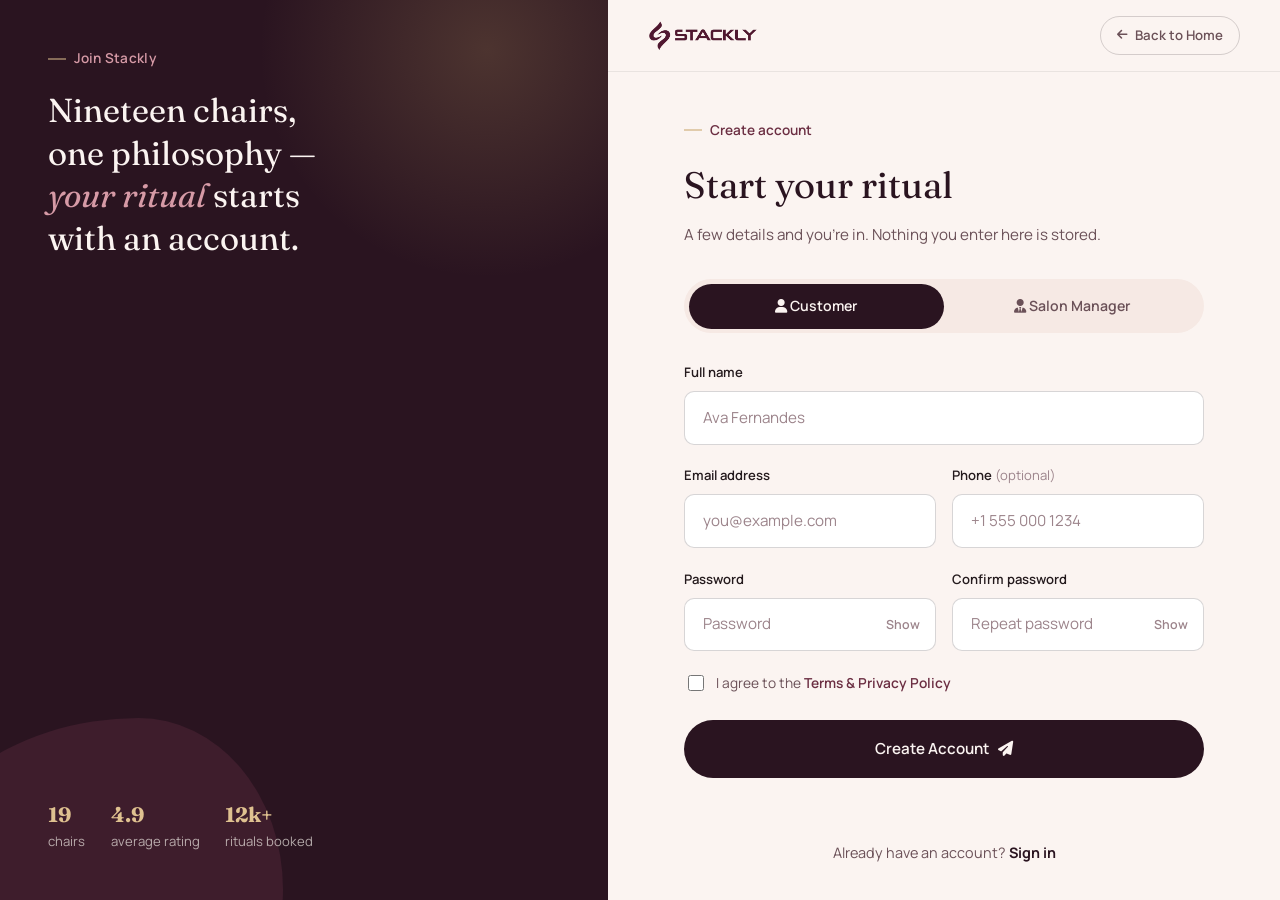
<file: signup.html>
<!DOCTYPE html>
<html lang="en">

<head>
  <meta charset="UTF-8">
  <meta name="viewport" content="width=device-width, initial-scale=1.0">
  <title>Create Account — Stackly</title>
  <meta name="description" content="Create your Stackly account as a customer or salon manager.">

  <link rel="preconnect" href="https://fonts.googleapis.com">
  <link rel="preconnect" href="https://fonts.gstatic.com" crossorigin>
  <link
    href="https://fonts.googleapis.com/css2?family=Fraunces:ital,opsz,wght@0,9..144,300;0,9..144,400;0,9..144,500;0,9..144,600;1,9..144,400;1,9..144,500&family=Manrope:wght@300;400;500;600;700;800&display=swap"
    rel="stylesheet">
 <!-- Font Awesome -->
  <link rel="stylesheet" href="https://cdnjs.cloudflare.com/ajax/libs/font-awesome/6.5.1/css/all.min.css">
  <link rel="stylesheet" href="assets/css/style.css">
  <link rel="stylesheet" href="assets/css/auth.css">
</head>

<body class="auth-page">

  <div class="auth-shell">

    <!-- LEFT VISUAL -->
    <aside class="auth-visual">
      <div class="auth-visual__body">
        <p class="auth-visual__eyebrow">Join Stackly</p>
        <p class="auth-visual__quote">Nineteen chairs, one philosophy — <em>your ritual</em> starts with an account.</p>
      </div>
      <div class="auth-visual__meta">
        <div><strong>19</strong>chairs</div>
        <div><strong>4.9</strong>average rating</div>
        <div><strong>12k+</strong>rituals booked</div>
      </div>
    </aside>

    <!-- RIGHT FORM -->
    <div class="auth-form-wrap">

      <!-- Sticky top bar -->
      <div class="auth-form-header">
        <a href="index.html" class="auth-form-header__logo">
          <img src="assets/images/stackly-logo.webp" alt="Stackly logo" class="auth-logo-img">
        </a>
        <a href="index.html" class="auth-form-header__back">
          <i class="fa-solid fa-arrow-left"></i>
          Back to Home
        </a>
      </div>

      <!-- Scrollable card area -->
      <div class="auth-form-content">
        <div class="auth-card">
          <p class="auth-card__eyebrow">Create account</p>
          <h1>Start your ritual</h1>
          <p class="auth-card__sub">A few details and you're in. Nothing you enter here is stored.</p>

          <div class="role-toggle" id="signupRoleToggle" data-role="customer">
            <button type="button" data-role="customer" class="is-active"><i class="fas fa-user"></i> Customer</button>
            <button type="button" data-role="manager"><i class="fas fa-user-tie"></i> Salon Manager</button>
          </div>

          <form id="signupForm" novalidate>
            <div class="form-group">
              <label for="signupName">Full name</label>
              <input type="text" id="signupName" placeholder="Ava Fernandes" autocomplete="name">
              <p class="field-error">Full name is required.</p>
            </div>

            <div class="form-row">
              <div class="form-group">
                <label for="signupEmail">Email address</label>
                <input type="email" id="signupEmail" placeholder="you@example.com" autocomplete="email">
                <p class="field-error">Enter a valid email address.</p>
              </div>
              <div class="form-group">
                <label for="signupPhone">Phone <span
                    style="font-weight:400;color:var(--ink-400);">(optional)</span></label>
                <input type="tel" id="signupPhone" placeholder="+1 555 000 1234" autocomplete="tel">
                <p class="field-error">Enter a valid phone number.</p>
              </div>
            </div>

            <div class="form-row">
              <div class="form-group">
                <label for="signupPassword">Password</label>
                <div class="form-control-wrap">
                  <input type="password" id="signupPassword" placeholder="Password"
                    autocomplete="new-password">
                  <button type="button" class="password-toggle" data-target="signupPassword">Show</button>
                </div>
                <p class="field-error">Password must be at least 8 characters.</p>
              </div>
              <div class="form-group">
                <label for="signupConfirm">Confirm password</label>
                <div class="form-control-wrap">
                  <input type="password" id="signupConfirm" placeholder="Repeat password" autocomplete="new-password">
                  <button type="button" class="password-toggle" data-target="signupConfirm">Show</button>
                </div>
                <p class="field-error">Passwords do not match.</p>
              </div>
            </div>

            <div class="form-meta-row">
              <label class="form-check">
                <input type="checkbox" id="signupTerms">
                <span>I agree to the <a href="404.html">Terms &amp; Privacy Policy</a></span>
              </label>
            </div>

            <button type="submit" class="btn btn--primary auth-submit">Create Account <i class="fas fa-paper-plane"></i></button>
            <p class="form-note" id="signupNote"></p>
          </form>

          <p class="auth-switch">Already have an account? <a href="login.html">Sign in</a></p>
        </div>
      </div>

    </div>
  </div>

  <script src="assets/js/auth.js"></script>
</body>

</html>
</file>
<file: assets/css/style.css>
/* ==========================================================================
   Stackly — Beauty House
   Design tokens: Deep Wine-Plum / Rosewood / Champagne Gold on warm blush-ivory
   ========================================================================== */

:root {
  /* --- Colour --- */
  --emerald-900: #2a1420;
  --emerald-800: #3e1d2c;
  --emerald-700: #6b2e42;
  --emerald-600: #8b3f55;
  --blush-500: #b4586b;
  --blush-300: #d69aa6;
  --blush-100: #f5dee1;
  --gold-500: #c8a467;
  --gold-300: #dfc190;
  --ivory-50: #fbf4f1;
  --ivory-100: #f6e9e4;
  --ink-900: #241a1d;
  --ink-600: #6b5158;
  --ink-400: #9c848b;
  --white: #ffffff;

  /* --- Type --- */
  --font-display: "Fraunces", serif;
  --font-body: "Manrope", sans-serif;

  /* --- Layout --- */
  --container: 1280px;
  --pad: clamp(1.25rem, 4vw, 4rem);
  --radius-lg: 28px;
  --radius-md: 16px;
  --radius-sm: 10px;

  /* --- Motion --- */
  --ease: cubic-bezier(.22, 1, .36, 1);
}

/* ==========================================================================
   RESET
   ========================================================================== */
*,
*::before,
*::after {
  box-sizing: border-box;
}

html {
  scroll-behavior: auto;
}

body,
h1,
h2,
h3,
h4,
p,
figure,
form,
ul {
  margin: 0;
  padding: 0;
}

ul {
  list-style: none;
}

img {
  max-width: 100%;
  display: block;
}

a {
  color: inherit;
  text-decoration: none;
}

button,
input,
select {
  font: inherit;
  color: inherit;
}

button {
  cursor: pointer;
}

body {
  font-family: var(--font-body);
  background: var(--ivory-50);
  color: var(--ink-900);
  overflow-x: hidden;
  line-height: 1.6;
}

body.lock {
  overflow: hidden;
}

::selection {
  background: var(--gold-500);
  color: var(--white);
}

@media (prefers-reduced-motion: reduce) {
  html {
    scroll-behavior: auto;
  }

  *,
  *::before,
  *::after {
    animation-duration: .001ms !important;
    animation-iteration-count: 1 !important;
    transition-duration: .001ms !important;
  }
}

:focus-visible {
  outline: 2px solid var(--gold-500);
  outline-offset: 3px;
}

/* ==========================================================================
   TYPOGRAPHY HELPERS
   ========================================================================== */
.section-eyebrow {
  font-family: var(--font-body);
  font-weight: 600;
  font-size: .85rem;
  letter-spacing: .02em;
  color: var(--emerald-700);
  margin-bottom: 1rem;
  position: relative;
  padding-left: 1.6rem;
}

.section-eyebrow::before {
  content: "";
  position: absolute;
  left: 0;
  top: 50%;
  width: 1.15rem;
  height: 1px;
  background: var(--gold-500);
  transform: translateY(-50%);
}

.section-eyebrow--light {
  color: var(--blush-300);
}

.section-eyebrow--light::before {
  background: var(--gold-300);
}

.section-title {
  font-family: var(--font-display);
  font-weight: 400;
  font-size: clamp(2rem, 4.2vw, 3.4rem);
  line-height: 1.12;
  color: var(--emerald-900);
  max-width: 22ch;
}

/* ==========================================================================
   BUTTONS
   ========================================================================== */
.btn {
  display: inline-flex;
  align-items: center;
  gap: .6rem;
  font-weight: 600;
  font-size: .95rem;
  padding: 1rem 1.9rem;
  border-radius: 100px;
  border: 1px solid transparent;
  transition: transform .45s var(--ease), background .35s ease, color .35s ease, border-color .35s ease;
  white-space: nowrap;
}

.btn--primary {
  background: var(--emerald-900);
  color: var(--ivory-50);
}

.btn--primary:hover {
  transform: translateY(-3px);
  background: var(--emerald-700);
}

.btn--ghost {
  background: transparent;
  color: var(--ink-900);
  border-color: rgba(36, 26, 29, .22);
}

.btn--ghost:hover {
  border-color: var(--emerald-900);
  transform: translateY(-3px);
}

.btn__play {
  display: inline-block;
  transform: rotate(-90deg);
  font-size: .8rem;
}

/* ==========================================================================
   PRELOADER
   ========================================================================== */
.preloader {
  position: fixed;
  inset: 0;
  background: var(--emerald-900);
  z-index: 999;
  display: flex;
  flex-direction: column;
  align-items: center;
  justify-content: center;
  gap: 1.4rem;
}

.preloader__mark {
  position: relative;
  display: flex;
  align-items: center;
  justify-content: center;
}

.preloader__logo {
  height: 60px;
  width: auto;
  /* logo is dark on transparent — invert it to show on the dark emerald bg */
  filter: brightness(0) invert(1);
  opacity: 0.92;
}

.preloader__word {
  display: flex;
  font-family: var(--font-display);
  font-size: 1rem;
  letter-spacing: .3em;
  color: var(--blush-300);
  text-transform: uppercase;
}

.preloader__word span {
  opacity: 0;
  transform: translateY(10px);
  display: inline-block;
}

.preloader__bar {
  width: 180px;
  height: 2px;
  background: rgba(250, 246, 239, .15);
  border-radius: 2px;
  overflow: hidden;
}

.preloader__bar span {
  display: block;
  height: 100%;
  width: 0%;
  background: var(--gold-500);
}

/* ==========================================================================
   CUSTOM CURSOR (desktop only)
   ========================================================================== */
.cursor-dot {
  position: fixed;
  top: 0;
  left: 0;
  width: 10px;
  height: 10px;
  border-radius: 50%;
  background: var(--gold-500);
  pointer-events: none;
  z-index: 998;
  transform: translate(-50%, -50%);
  opacity: 0;
  transition: opacity .3s ease, width .3s ease, height .3s ease, background .3s ease;
  mix-blend-mode: normal;
}

.cursor-dot.is-active {
  opacity: 1;
}

.cursor-dot.is-big {
  width: 46px;
  height: 46px;
  background: rgba(200, 164, 103, .25);
  border: 1px solid var(--gold-500);
}

@media (hover: none),
(pointer: coarse) {
  .cursor-dot {
    display: none;
  }
}

/* ==========================================================================
   NAVIGATION
   ========================================================================== */
.nav {
  position: fixed;
  top: 0;
  left: 0;
  right: 0;
  z-index: 500;
  padding: 1rem 0;
  transition: padding .4s var(--ease), background .4s var(--ease), box-shadow .4s var(--ease);
  border-bottom: 1px solid lightgray;
}

.nav.is-scrolled {
  padding: .9rem 0;
  background: rgba(250, 246, 239, .88);
  backdrop-filter: blur(14px);
  box-shadow: 0 8px 30px rgba(42, 20, 32, .07);
}

.nav__inner {
  max-width: var(--container);
  margin: 0 auto;
  padding: 0 var(--pad);
  display: flex;
  align-items: center;
  justify-content: space-between;
  gap: 2rem;
}

.nav__logo {
  display: inline-block;
  height: 2.6rem;
  line-height: 0;
}

.nav__logo-img {
  height: 100%;
  width: auto;
  display: block;
}

.nav__logo span {
  color: var(--gold-500);
}

.nav__links {
  display: flex;
  gap: 2.1rem;
}

.nav__link {
  font-size: .92rem;
  font-weight: 500;
  color: var(--ink-900);
  position: relative;
  padding-bottom: 2px;
  transition: color .3s ease;
}

.nav__link::after {
  content: "";
  position: absolute;
  left: 0;
  bottom: 0;
  width: 0;
  height: 1px;
  background: var(--emerald-900);
  transition: width .35s var(--ease);
}

.nav__link:hover::after {
  width: 100%;
}

.nav__link.is-active {
  color: var(--emerald-700);
  font-weight: 600;
}

.nav__link.is-active::after {
  width: 100%;
  background: var(--gold-500);
  height: 2px;
}

.nav__cta {
  font-size: .85rem;
  font-weight: 600;
  padding: .7rem 1.4rem;
  border-radius: 10px;
  border: 1px solid var(--emerald-900);
  color: var(--emerald-900);
  transition: background .35s ease, color .35s ease;
}

.nav__cta:hover {
  background: var(--emerald-900);
  color: var(--ivory-50);
}

.nav__toggle {
  display: none;
  flex-direction: column;
  justify-content: center;
  gap: 5px;
  background: none;
  border: none;
  /* 40x40 tap target; negative margins keep the header the same height and
     the bars aligned with the page gutter */
  padding: 12px 8px;
  margin: -12px -8px -12px 0;
  cursor: pointer;
  z-index: 600;
}

.nav__toggle span {
  width: 24px;
  height: 2px;
  background: var(--emerald-900);
  transition: transform .35s ease, opacity .35s ease;
}

.nav__toggle.is-open span:nth-child(1) {
  transform: translateY(7px) rotate(45deg);
}

.nav__toggle.is-open span:nth-child(2) {
  opacity: 0;
}

.nav__toggle.is-open span:nth-child(3) {
  transform: translateY(-7px) rotate(-45deg);
}

.mobile-menu {
  position: fixed;
  inset: 0;
  z-index: 480;
  background: var(--emerald-900);
  display: flex;
  flex-direction: column;
  align-items: center;
  /* flex-start + auto margins on the first/last child = centred when it fits,
     scrollable (never clipped under the header) when it doesn't */
  justify-content: flex-start;
  gap: 1.4rem;
  /* top padding clears the fixed header bar that sits above this overlay */
  padding: 5.5rem var(--pad) 2rem;
  overflow-y: auto;
  overscroll-behavior: contain;
  transform: translateY(-100%);
  visibility: hidden;
  transition: transform .55s var(--ease), visibility 0s linear .55s;
}

.mobile-menu > :first-child {
  margin-top: auto;
}

.mobile-menu > :last-child {
  margin-bottom: auto;
}

.mobile-menu.is-open {
  transform: translateY(0);
  visibility: visible;
  transition: transform .55s var(--ease), visibility 0s;
}

.mobile-menu__link {
  font-family: var(--font-display);
  font-size: 2rem;
  color: var(--ivory-50);
  display: inline-flex;
  align-items: center;
  gap: 0.75rem;
  transition: color .3s ease, transform .3s ease;
}

.mobile-menu__link:hover {
  color: var(--gold-300);
  transform: translateX(4px);
}

.mobile-menu__link.is-active {
  color: var(--gold-500);
  font-style: italic;
}

.mobile-menu__link.is-active::before {
  content: "";
  display: inline-block;
  width: 20px;
  height: 2px;
  background: var(--gold-500);
}

.mobile-menu__book {
  margin-top: 1rem;
  padding: .9rem 1.8rem;
  border-radius: 100px;
  background: var(--gold-500);
  color: var(--emerald-900);
  font-weight: 700;
}

/* ==========================================================================
   HERO — "arch" composition: centred headline flanked by two arched photos,
   a rotating booking seal, and a plum stat bar. Centred at every width.
   ========================================================================== */
.hh {
  position: relative;
  overflow: hidden;
  padding: 6.5rem var(--pad) 3rem;
  background: var(--emerald-900);
}

/* salon photo, washed in plum so light text stays readable */
.hh::before {
  content: "";
  position: absolute;
  inset: 0;
  background: url('../images/salon-image-4.webp') center / cover no-repeat;
}

.hh::after {
  content: "";
  position: absolute;
  inset: 0;
  background:
    radial-gradient(ellipse at 50% 45%, rgba(42, 20, 32, .35), transparent 65%),
    linear-gradient(180deg, rgba(42, 20, 32, .82) 0%, rgba(42, 20, 32, .68) 50%, rgba(42, 20, 32, .92) 100%);
}

.hh__inner,
.hh__strip {
  position: relative;
  z-index: 1;
}

/* header stays a solid ivory bar over the dark hero */
body.home .nav,
body.home .nav.is-scrolled {
  background: var(--ivory-50);
}

.hh .btn--primary {
  background: var(--gold-500);
  color: var(--emerald-900);
}

.hh .btn--primary:hover {
  background: var(--gold-300);
}

.hh .btn--ghost {
  color: var(--ivory-50);
  border-color: rgba(250, 246, 239, .4);
}

.hh .btn--ghost:hover {
  background: var(--ivory-50);
  color: var(--emerald-900);
  border-color: var(--ivory-50);
}

.hh__inner {
  max-width: var(--container);
  margin: 0 auto;
  display: grid;
  grid-template-columns: minmax(0, 1fr) minmax(0, 1.7fr) minmax(0, 1fr);
  gap: clamp(1.5rem, 3.5vw, 3.5rem);
  align-items: center;
}

.hh__text {
  text-align: center;
  display: flex;
  flex-direction: column;
  align-items: center;
}

.hh__eyebrow {
  display: inline-flex;
  align-items: center;
  gap: .7rem;
  font-weight: 600;
  font-size: .8rem;
  letter-spacing: .14em;
  text-transform: uppercase;
  color: var(--gold-300);
  margin-bottom: 1.5rem;
}

.hh__eyebrow::before,
.hh__eyebrow::after {
  content: "";
  width: 1.4rem;
  height: 1px;
  background: var(--gold-500);
}

.hh__title {
  font-family: var(--font-display);
  font-weight: 400;
  font-size: clamp(2.7rem, 5.6vw, 5.4rem);
  line-height: 1.02;
  color: var(--ivory-50);
  margin-bottom: 1.6rem;
}

.hh__title-line {
  display: block;
  overflow: hidden;
  padding-bottom: .08em;
}

.hh__title em {
  font-style: italic;
  color: var(--gold-300);
}

.hh__desc {
  max-width: 40ch;
  font-size: 1.05rem;
  color: rgba(250, 246, 239, .84);
  margin-bottom: 2.2rem;
}

.hh__actions {
  display: flex;
  flex-wrap: wrap;
  justify-content: center;
  gap: 1rem;
}

/* arched photos — matching double-arch frames that hug the headline */
.hh__arch {
  position: relative;
  width: 100%;
  max-width: 290px;
  aspect-ratio: 3 / 4;
  margin: 0;
}

/* offset gold outline sitting behind the photo */
.hh__arch::before {
  content: "";
  position: absolute;
  inset: 0;
  border: 1px solid rgba(223, 193, 144, .6);
  border-radius: 999px 999px 30px 30px;
  transform: translate(-16px, 16px);
}

.hh__arch img {
  position: relative;
  width: 100%;
  height: 100%;
  object-fit: cover;
  border-radius: 999px 999px 30px 30px;
  box-shadow: 0 30px 60px rgba(0, 0, 0, .4);
}

.hh__arch--l {
  justify-self: end;
  margin-top: 2.5rem;
}

.hh__arch--l img {
  object-position: 35% 40%;
}

.hh__arch--r {
  justify-self: start;
  margin-bottom: 2.5rem;
}

.hh__arch--r::before {
  transform: translate(16px, 16px);
}

.hh__arch--r img {
  object-position: 62% 50%;
}

/* label pill on each arch */
.hh__tag {
  position: absolute;
  left: 50%;
  bottom: -1rem;
  transform: translateX(-50%);
  white-space: nowrap;
  padding: .55rem 1.2rem;
  border-radius: 100px;
  background: var(--ivory-50);
  color: var(--emerald-900);
  font-size: .78rem;
  font-weight: 700;
  letter-spacing: .04em;
  box-shadow: 0 10px 24px rgba(0, 0, 0, .3);
}

/* rotating booking seal */
.hh__seal {
  position: absolute;
  left: -2.6rem;
  bottom: 12%;
  width: 112px;
  height: 112px;
  border-radius: 50%;
  background: var(--gold-500);
  color: var(--emerald-900);
  display: grid;
  place-items: center;
  box-shadow: 0 14px 34px rgba(42, 20, 32, .28);
  transition: transform .4s var(--ease), background .3s ease;
}

.hh__seal:hover {
  transform: scale(1.06);
  background: var(--gold-300);
}

.hh__seal-ring {
  position: absolute;
  inset: 0;
  width: 100%;
  height: 100%;
  animation: hhSpin 20s linear infinite;
}

.hh__seal-ring text {
  font-size: 9px;
  font-weight: 600;
  letter-spacing: .06em;
  fill: currentColor;
  text-transform: uppercase;
}

.hh__seal i {
  font-size: 1rem;
  transform: rotate(-45deg);
}

@keyframes hhSpin {
  to { transform: rotate(360deg); }
}

@media (prefers-reduced-motion: reduce) {
  .hh__seal-ring { animation: none; }
}

/* plum stat bar */
.hh__strip {
  max-width: 900px;
  margin: 2.2rem auto 0;
  display: grid;
  grid-template-columns: repeat(3, 1fr);
  background: rgba(250, 246, 239, .08);
  backdrop-filter: blur(12px);
  border: 1px solid rgba(250, 246, 239, .18);
  border-radius: 100px;
  padding: 1.3rem 2rem;
}

.hh__stat {
  text-align: center;
  padding: 0 1rem;
}

.hh__stat + .hh__stat {
  border-left: 1px solid rgba(250, 246, 239, .16);
}

.hh__stat strong {
  display: block;
  font-family: var(--font-display);
  font-weight: 400;
  font-size: 1.7rem;
  line-height: 1.1;
  color: var(--gold-300);
}

.hh__stat span {
  display: block;
  font-size: .78rem;
  color: rgba(250, 246, 239, .7);
  margin-top: .2rem;
}

/* tablet / mobile: text first, arches side by side beneath */
@media (max-width: 960px) {
  .hh {
    padding: 6rem var(--pad) 3rem;
  }

  .hh__inner {
    grid-template-columns: 1fr 1fr;
    grid-template-areas:
      "text text"
      "l    r";
    gap: 1.2rem;
  }

  .hh__text { grid-area: text; margin-bottom: 1.5rem; }
  .hh__arch--l { grid-area: l; margin: 0 0 1rem; }
  .hh__arch--r { grid-area: r; margin: 2.5rem 0 1rem; }

  .hh__seal {
    left: auto;
    right: -.6rem;
    bottom: 8%;
    width: 96px;
    height: 96px;
  }

  .hh__arch--l,
  .hh__arch--r {
    max-width: 300px;
  }
}

@media (max-width: 640px) {
  .hh {
    padding: 5.5rem var(--pad) 2.5rem;
  }

  .hh__actions {
    flex-direction: column;
    align-items: stretch;
    width: 100%;
  }

  .hh__actions .btn {
    justify-content: center;
  }

  .hh__seal {
    width: 80px;
    height: 80px;
    right: -.4rem;
  }

  .hh__seal-ring text { font-size: 9.5px; }

  .hh__arch::before { transform: translate(-10px, 10px); }
  .hh__arch--r::before { transform: translate(10px, 10px); }

  .hh__tag {
    font-size: .68rem;
    padding: .45rem .9rem;
    bottom: -.85rem;
  }

  .hh__strip {
    border-radius: var(--radius-md);
    padding: 1.1rem .4rem;
    margin-top: 2.6rem;
  }

  .hh__stat { padding: 0 .5rem; }
  .hh__stat strong { font-size: 1.3rem; }
  .hh__stat span { font-size: .68rem; }
}

/* ==========================================================================
   PHILOSOPHY
   ========================================================================== */
.philosophy {
  max-width: var(--container);
  margin: 0 auto;
  padding: 7rem var(--pad);
  display: grid;
  grid-template-columns: .85fr 1.15fr;
  gap: 4rem;
  align-items: center;
}

.philosophy__visual {
  position: relative;
}

.philosophy__visual img {
  width: 100%;
  aspect-ratio: 4/5;
  object-fit: cover;
  border-radius: var(--radius-lg);
}

.philosophy__frame {
  position: absolute;
  top: 22px;
  left: 22px;
  right: -22px;
  bottom: -22px;
  border: 1px solid var(--gold-500);
  border-radius: var(--radius-lg);
  z-index: -1;
}

.philosophy__list {
  margin-top: 2.6rem;
  display: flex;
  flex-direction: column;
  gap: 1.8rem;
}

.philosophy__item {
  display: flex;
  gap: 1.4rem;
  padding-bottom: 1.8rem;
  border-bottom: 1px solid rgba(36, 26, 29, .1);
}

.philosophy__item:last-child {
  border-bottom: none;
}

.philosophy__index {
  font-family: var(--font-display);
  font-style: italic;
  font-size: 1.3rem;
  color: var(--gold-500);
  flex: none;
  width: 2.4rem;
}

.philosophy__item h3 {
  font-family: var(--font-display);
  font-size: 1.3rem;
  color: var(--emerald-900);
  margin-bottom: .5rem;
  font-weight: 500;
}

.philosophy__item p {
  color: var(--ink-600);
  max-width: 46ch;
}

/* ==========================================================================
   SERVICES
   ========================================================================== */
.services {
  padding: 0rem var(--pad) 7rem;
  max-width: var(--container);
  margin: 0 auto;
}

.services__head {
  display: flex;
  align-items: flex-end;
  justify-content: space-between;
  flex-wrap: wrap;
  gap: clamp(1.4rem, 4vw, 3rem);
  margin-bottom: clamp(2rem, 4vw, 3rem);
}

.services__head-aside {
  max-width: 36ch;
  padding-bottom: .35rem;
}

.services__head-aside p {
  font-size: .95rem;
  line-height: 1.65;
  color: var(--ink-600);
  margin-bottom: .9rem;
}

.services__link {
  display: inline-block;
  font-size: .85rem;
  font-weight: 600;
  letter-spacing: .03em;
  color: var(--emerald-700);
  padding-bottom: .3rem;
  border-bottom: 1px solid rgba(200, 164, 103, .7);
  transition: color .3s ease, border-color .3s ease;
}

.services__link::after {
  content: "";
  display: inline-block;
  margin-left: .45rem;
  transition: transform .35s var(--ease);
}

.services__link:hover {
  color: var(--emerald-600);
  border-color: var(--gold-500);
}

.services__link:hover::after {
  transform: translateX(5px);
}

/* --- sticky scroll chapters: image left, content right --- */
.services__list {
  --stack-top: 5.5rem;
  --stack-step: 1.25rem;
  display: flex;
  flex-direction: column;
  gap: 1.75rem;
  padding-top: clamp(1.5rem, 3vw, 2.5rem);
  border-top: 1px solid rgba(107, 46, 66, .18);
}

.svc-line {
  position: sticky;
  top: var(--stack-top);
  display: flex;
  gap: clamp(1.1rem, 2.4vw, 2rem);
  min-height: clamp(300px, 42vh, 380px);
  padding: .75rem;
  background: var(--white);
  border: 1px solid rgba(107, 46, 66, .16);
  border-radius: var(--radius-lg);
  box-shadow: 0 26px 50px -38px rgba(42, 20, 32, .8);
  transition: border-color .4s ease, box-shadow .4s ease;
}

.svc-line:hover,
.svc-line:focus-visible {
  border-color: rgba(200, 164, 103, .85);
  box-shadow: 0 34px 60px -38px rgba(42, 20, 32, .7);
}

.svc-line::after {
  content: "";
  position: absolute;
  left: 0;
  right: 0;
  bottom: -1px;
  height: 1px;
  background: var(--gold-500);
  transform: scaleX(0);
  transform-origin: left center;
  transition: transform .7s var(--ease);
}

.svc-line:hover::after,
.svc-line:focus-visible::after {
  transform: scaleX(1);
}

.svc-line__num {
  position: absolute;
  top: 0;
  right: 0;
  display: grid;
  place-items: center;
  min-width: clamp(3.4rem, 5vw, 4.6rem);
  padding: .8rem 1.2rem 1.05rem;
  background: var(--emerald-800);
  color: var(--gold-300);
  font-family: var(--font-display);
  font-size: clamp(1.15rem, 1.8vw, 1.5rem);
  font-weight: 500;
  line-height: 1;
  letter-spacing: .06em;
  border-radius: 0 var(--radius-lg) 0 var(--radius-sm);
  transition: background .4s ease;
}

.svc-line:hover .svc-line__num {
  background: var(--emerald-700);
}

.svc-line__media {
  flex: 0 0 clamp(210px, 34%, 440px);
  min-width: 0;
  overflow: hidden;
  border-radius: var(--radius-md);
}

.svc-line__media img {
  width: 100%;
  height: 100%;
  object-fit: cover;
  filter: saturate(.92) contrast(1.02);
  transition: transform 1s var(--ease), filter .5s ease;
}

.svc-line:hover .svc-line__media img,
.svc-line:focus-visible .svc-line__media img {
  transform: scale(1.06);
  filter: saturate(1);
}

.svc-line__body {
  flex: 1 1 auto;
  min-width: 0;
  display: flex;
  flex-direction: column;
  justify-content: space-between;
  gap: clamp(.8rem, 1.6vw, 1.2rem);
  padding: clamp(.9rem, 2vw, 1.5rem) clamp(.4rem, 1vw, .8rem) clamp(.9rem, 2vw, 1.5rem) 0;
}

.svc-line h3 {
  padding-right: clamp(3.6rem, 6vw, 5.2rem);
  font-family: var(--font-display);
  font-weight: 500;
  font-size: clamp(1.4rem, 2.3vw, 2rem);
  line-height: 1.15;
  color: var(--emerald-900);
  transition: color .35s ease;
}

.svc-line:hover h3,
.svc-line:focus-visible h3 {
  color: var(--emerald-700);
}

.svc-line__copy {
  font-size: .95rem;
  line-height: 1.6;
  color: var(--ink-600);
  max-width: 54ch;
}

.svc-line__foot {
  display: flex;
  flex-wrap: wrap;
  align-items: center;
  justify-content: space-between;
  gap: .8rem 1.2rem;
  padding-top: clamp(.75rem, 1.5vw, 1.1rem);
  border-top: 1px solid rgba(107, 46, 66, .14);
}

.svc-line__tags {
  display: flex;
  flex-wrap: wrap;
  gap: .45rem;
}

.svc-line__tag {
  font-size: .74rem;
  font-weight: 600;
  letter-spacing: .04em;
  color: var(--emerald-700);
  border: 1px solid rgba(107, 46, 66, .25);
  border-radius: 999px;
  padding: .3rem .8rem;
  white-space: nowrap;
  transition: border-color .35s ease, background .35s ease;
}

.svc-line:hover .svc-line__tag {
  border-color: rgba(200, 164, 103, .75);
  background: rgba(200, 164, 103, .12);
}

.svc-line__buy {
  display: flex;
  align-items: center;
  gap: clamp(.8rem, 1.6vw, 1.3rem);
  margin-left: auto;
}

.svc-line__price {
  font-size: .95rem;
  font-weight: 600;
  letter-spacing: .02em;
  white-space: nowrap;
  color: var(--emerald-700);
}

.svc-line__cta {
  font-size: .8rem;
  font-weight: 600;
  letter-spacing: .06em;
  white-space: nowrap;
  color: var(--emerald-900);
  padding-bottom: .2rem;
  border-bottom: 1px solid rgba(200, 164, 103, .7);
}

.svc-line__cta::after {
  content: "";
  display: inline-block;
  margin-left: .4rem;
  transition: transform .35s var(--ease);
}

.svc-line:hover .svc-line__cta::after {
  transform: translateX(5px);
}

/* ==========================================================================
   SIGNATURE RITUAL (pinned horizontal scroll)
   ========================================================================== */
.ritual {
  background: var(--emerald-900);
  color: var(--ivory-50);
  position: relative;
}

.ritual__pin {
  min-height: 100vh;
  display: flex;
  flex-direction: column;
  justify-content: center;
  padding: 5rem var(--pad);
  overflow: hidden;
}

.ritual__head {
  max-width: 640px;
  margin-bottom: 3.5rem;
}

.ritual__title {
  font-family: var(--font-display);
  font-size: clamp(2.2rem, 4.6vw, 3.6rem);
  font-weight: 400;
  margin-bottom: 1rem;
}

.ritual__desc {
  color: rgba(250, 246, 239, .7);
  font-size: 1.05rem;
  max-width: 46ch;
}

.ritual__track {
  display: flex;
  gap: 1.6rem;
  width: max-content;
}

.ritual__panel {
  width: min(78vw, 420px);
  flex: none;
  background: rgba(250, 246, 239, .06);
  border: 1px solid rgba(250, 246, 239, .14);
  border-radius: var(--radius-lg);
  padding: 2.4rem;
}

.ritual__step {
  font-size: .78rem;
  font-weight: 700;
  letter-spacing: .08em;
  color: var(--gold-300);
}

.ritual__panel h3 {
  font-family: var(--font-display);
  font-size: 1.7rem;
  font-weight: 400;
  margin: 1rem 0 .9rem;
}

.ritual__panel p {
  color: rgba(250, 246, 239, .7);
}

/* ==========================================================================
   STATS
   ========================================================================== */
.stats {
  background: var(--blush-100);
  padding: 4.5rem var(--pad);
}

.stats__grid {
  max-width: var(--container);
  margin: 0 auto;
  display: grid;
  grid-template-columns: repeat(4, 1fr);
  gap: 2rem;
}

.stats__item {
  text-align: left;
  border-left: 1px solid rgba(42, 20, 32, .18);
  padding-left: 1.4rem;
}

.stats__num {
  font-family: var(--font-display);
  font-size: clamp(2.4rem, 4.5vw, 3.4rem);
  color: var(--emerald-900);
  font-weight: 400;
}

.stats__suffix {
  font-family: var(--font-display);
  font-size: clamp(1.6rem, 3vw, 2.2rem);
  color: var(--emerald-900);
}

.stats__item p {
  margin-top: .4rem;
  color: var(--ink-600);
  font-size: .92rem;
  max-width: 20ch;
}

/* ==========================================================================
   GALLERY (continuous auto-scroll marquee)
   ========================================================================== */
.gallery {
  padding: 7rem 0;
  overflow: hidden;
}

.gallery__head {
  max-width: var(--container);
  margin: 0 auto 3rem;
  padding: 0 var(--pad);
  grid-template-columns: minmax(0, 1fr) auto minmax(0, 1fr);
  align-items: flex-end;

}

/* The track holds the strip twice and slides exactly one set to the left,
   looping forever — no dragging or manual scrolling. */
.gallery__track {
  display: flex;
  gap: 1.4rem;
  width: max-content;
  user-select: none;
  will-change: transform;
  animation: gallery-marquee 45s linear infinite;
}

@keyframes gallery-marquee {

  /* -50% = half the doubled strip, -.7rem = half the 1.4rem gap
     (keep in sync with `gap` above) → the loop point is seamless */
  to {
    transform: translateX(calc(-50% - .7rem));
  }
}

.gallery__item {
  position: relative;
  flex: none;
  width: min(70vw, 340px);
  aspect-ratio: 4/3.2;
  border-radius: var(--radius-md);
  overflow: hidden;
}

.gallery__item--tall {
  width: min(72vw, 360px);
  aspect-ratio: 3/3;
  margin-top: 2.4rem;
}

.gallery__item img {
  width: 100%;
  height: 100%;
  object-fit: cover;
  pointer-events: none;
}

.gallery__item figcaption {
  position: absolute;
  left: 1rem;
  bottom: 1rem;
  background: rgba(250, 246, 239, .92);
  color: var(--emerald-900);
  font-size: .78rem;
  font-weight: 600;
  padding: .5rem .9rem;
  border-radius: 100px;
}

/* ==========================================================================
   TESTIMONIALS — split pull-quote stage
   ========================================================================== */
.testimonials {
  padding: 70px 0px 70px;
  background: #2a1420f0;
  overflow: hidden;
}

.testimonials__inner {
  max-width: var(--container);
  margin: 0 auto;
  padding: 0 var(--pad);
  display: grid;
  grid-template-columns: 140px 1fr 220px;
  gap: 3rem;
  align-items: center;
  min-height: 480px;
}

/* ── Left aside ── */
.testimonials__aside {
  display: flex;
  flex-direction: column;
  align-items: flex-start;
  gap: 2rem;
  height: 100%;
  padding-top: .4rem;
}

/* Eyebrow override for dark bg */
.testimonials__aside .section-eyebrow {
  color: #c9a84c;
  opacity: 1;
}

.testimonials__aside .section-eyebrow::before {
  background: #c9a84c;
}

.testimonials__line {
  width: 1px;
  flex: 1;
  background: linear-gradient(to bottom, #c9a84c, rgba(201, 168, 76, 0));
  min-height: 80px;
}

.testimonials__dots {
  display: flex;
  flex-direction: column;
  gap: .7rem;
}

.testi-dot {
  width: 8px;
  height: 8px;
  border-radius: 50%;
  border: none;
  background: rgba(255, 255, 255, .25);
  cursor: pointer;
  transition: background .3s, transform .3s, width .3s, height .3s;
  padding: 0;
}

.testi-dot.is-active {
  background: #c9a84c;
  width: 24px;
  border-radius: 99px;
  transform: none;
}

/* ── Main stage ── */
.testimonials__stage {
  position: relative;
  padding: 3rem 2rem 3rem 2.5rem;
  background: var(--ivory-100, #f5f0e8);
  border-radius: 2rem;
  overflow: hidden;
}

.testimonials__bigquote {
  position: absolute;
  top: -1.2rem;
  left: 1.2rem;
  font-family: var(--font-display);
  font-size: 12rem;
  line-height: 1;
  color: rgba(36, 26, 29, .06);
  pointer-events: none;
  user-select: none;
  font-weight: 700;
}

/* Slides container — height locked, slides stack */
.testimonials__slides {
  position: relative;
  min-height: 280px;
}

.testi-slide {
  position: absolute;
  inset: 0;
  display: flex;
  flex-direction: column;
  justify-content: space-between;
  opacity: 0;
  transform: translateY(18px);
  transition: opacity .55s var(--ease), transform .55s var(--ease);
  pointer-events: none;
}

.testi-slide.is-active {
  opacity: 1;
  transform: translateY(0);
  pointer-events: auto;
}

.testi-slide__quote {
  font-family: var(--font-display);
  font-size: clamp(1.2rem, 2.2vw, 1.55rem);
  font-weight: 400;
  font-style: italic;
  line-height: 1.6;
  color: var(--emerald-900);
  margin: 0 0 2.4rem;
  max-width: 54ch;
}

.testi-slide__footer {
  display: flex;
  align-items: center;
  gap: 1rem;
  flex-wrap: wrap;
}

.testi-slide__avatar {
  width: 46px;
  height: 46px;
  border-radius: 50%;
  background: var(--emerald-900, #1e2d24);
  color: var(--ivory-50);
  font-size: .8rem;
  font-weight: 700;
  letter-spacing: .05em;
  display: flex;
  align-items: center;
  justify-content: center;
  flex-shrink: 0;
}

.testi-slide__name {
  font-weight: 700;
  font-size: .92rem;
  color: var(--emerald-900);
  margin: 0;
  line-height: 1.2;
}

.testi-slide__since {
  font-size: .78rem;
  color: var(--ink-400);
  margin: .15rem 0 0;
  line-height: 1;
}

.testi-slide__stars {
  margin-left: auto;
  font-size: .9rem;
  color: #c9a84c;
  letter-spacing: .05em;
}

/* Arrow nav */
.testimonials__nav {
  display: flex;
  gap: .6rem;
  margin-top: 2rem;
}

.testimonials__nav button {
  width: 42px;
  height: 42px;
  border-radius: 50%;
  border: 1.5px solid rgba(36, 26, 29, .2);
  background: transparent;
  color: var(--emerald-900);
  display: flex;
  align-items: center;
  justify-content: center;
  cursor: pointer;
  transition: background .3s, border-color .3s, color .3s, transform .2s;
}

.testimonials__nav button:hover {
  background: var(--emerald-900);
  border-color: var(--emerald-900);
  color: var(--ivory-50);
  transform: scale(1.08);
}

/* ── Right vertical title ── */
.testimonials__deco {
  display: flex;
  align-items: center;
  justify-content: center;
}

.testimonials__vertical-title {
  font-family: var(--font-display);
  font-size: clamp(1rem, 1.6vw, 1.4rem);
  font-weight: 500;
  color: rgba(255, 255, 255, .55);
  writing-mode: vertical-rl;
  text-orientation: mixed;
  transform: rotate(180deg);
  line-height: 1.5;
  white-space: nowrap;
}

/* ── Responsive ── */
@media (max-width: 960px) {
  .testimonials__inner {
    grid-template-columns: 100px 1fr;
    grid-template-rows: auto auto;
  }

  .testimonials__deco {
    display: none;
  }
}

@media (max-width: 640px) {
  .testimonials__inner {
    grid-template-columns: 1fr;
    gap: 1.5rem;
  }

  .testimonials__aside {
    flex-direction: row;
    height: auto;
    align-items: center;
  }

  .testimonials__line {
    min-height: 0;
    width: 60px;
    height: 1px;
    background: linear-gradient(to right, #c9a84c, rgba(201, 168, 76, 0));
    flex: unset;
  }

  .testimonials__dots {
    flex-direction: row;
  }

  .testi-dot.is-active {
    width: 8px;
    height: 24px;
  }

  .testimonials__stage {
    padding: 2rem 1.4rem;
  }

  .testimonials__bigquote {
    font-size: 8rem;
  }

  .testimonials__slides {
    min-height: 320px;
  }

  .testi-slide__stars {
    margin-left: 0;
    margin-top: .5rem;
  }
}

/* ==========================================================================
   TEAM — editorial accordion list
   ========================================================================== */
.team {
  padding: 6rem 0 7rem;
}

.team__head {
  max-width: var(--container);
  margin: 0 auto 4rem;
  padding: 0 var(--pad);
}

/* ── Accordion list ── */
.team__list {
  max-width: var(--container);
  margin: 0 auto;
  padding: 0 var(--pad);
  border-top: 1px solid rgba(36, 26, 29, .12);
}

/* ── Each row ── */
.team-row {
  border-bottom: 1px solid rgba(36, 26, 29, .12);
}

.team-row__trigger {
  width: 100%;
  display: grid;
  grid-template-columns: 3.5rem 1fr auto 2rem;
  align-items: center;
  gap: 1.5rem;
  padding: 1.8rem 0;
  background: none;
  border: none;
  cursor: pointer;
  text-align: left;
  transition: background .2s;
}

.team-row__trigger:hover .team-row__name {
  color: #c9a84c;
}

.team-row__num {
  font-family: var(--font-display);
  font-size: .78rem;
  font-weight: 600;
  letter-spacing: .18em;
  color: var(--ink-400);
  flex-shrink: 0;
}

.team-row__name {
  font-family: var(--font-display);
  font-size: clamp(1.5rem, 3.5vw, 2.4rem);
  font-weight: 400;
  color: var(--emerald-900);
  transition: color .3s ease;
  line-height: 1.1;
}

.team-row__role {
  font-size: .82rem;
  font-weight: 600;
  letter-spacing: .1em;
  text-transform: uppercase;
  color: var(--ink-400);
  justify-self: end;
}

.team-row__icon {
  font-size: 1.5rem;
  font-weight: 300;
  color: var(--emerald-900);
  line-height: 1;
  transition: transform .4s cubic-bezier(.22, .68, 0, 1.2), color .3s;
  flex-shrink: 0;
}

.team-row[data-open="true"] .team-row__icon {
  transform: rotate(45deg);
  color: #c9a84c;
}

.team-row[data-open="true"] .team-row__name {
  color: #c9a84c;
}

/* ── Expand panel ── */
.team-row__panel {
  display: grid;
  grid-template-rows: 0fr;
  transition: grid-template-rows .5s cubic-bezier(.22, .68, 0, 1.2);
  overflow: hidden;
}

.team-row__panel:not([hidden]) {
  grid-template-rows: 1fr;
}

/* Remove hidden attribute visually but keep grid collapse */
.team-row__panel[hidden] {
  display: grid !important;
}

.team-row__inner {
  min-height: 0;
  display: grid;
  grid-template-columns: 420px 1fr;
  gap: 3rem;
  align-items: start;
  overflow: hidden;
}

.team-row__img-wrap {
  border-radius: 1rem;
  overflow: hidden;
  aspect-ratio: 16/10;
}

.team-row__img-wrap img {
  width: 100%;
  height: 100%;
  object-fit: cover;
  display: block;
}

.team-row__detail {
  padding-top: .5rem;
  display: flex;
  flex-direction: column;
  gap: 1.4rem;
}

.team-row__bio {
  font-family: var(--font-display);
  font-size: 1.1rem;
  font-style: italic;
  line-height: 1.65;
  color: var(--emerald-900);
  margin: 0;
}

.team-row__tags {
  display: flex;
  flex-wrap: wrap;
  gap: .5rem;
  list-style: none;
  padding: 0;
  margin: 0;
}

.team-row__tags li {
  font-size: .75rem;
  font-weight: 600;
  letter-spacing: .1em;
  text-transform: uppercase;
  padding: .4rem .9rem;
  border: 1px solid rgba(36, 26, 29, .2);
  border-radius: 100px;
  color: var(--emerald-900);
}

.team-row__book {
  display: inline-flex;
  align-items: center;
  font-size: .88rem;
  font-weight: 700;
  letter-spacing: .05em;
  color: var(--emerald-900);
  text-decoration: none;
  gap: .4rem;
  transition: gap .3s, color .3s;
  width: fit-content;
}

.team-row__book:hover {
  color: #c9a84c;
  gap: .8rem;
}

/* ── Responsive ── */
@media (max-width: 860px) {
  .team-row__trigger {
    grid-template-columns: 3rem 1fr 1.6rem;
  }

  .team-row__role {
    display: none;
  }

  .team-row__inner {
    grid-template-columns: 1fr;
    gap: 1.5rem;
  }

  .team-row__img-wrap {
    aspect-ratio: 16/9;
  }
}

@media (max-width: 540px) {
  .team-row__trigger {
    gap: 1rem;
    padding: 1.3rem 0;
  }

  .team-row__name {
    font-size: 1.4rem;
  }
}

/* ==========================================================================
   BOOKING CTA
   ========================================================================== */
.book {
  background: var(--emerald-900);
  color: var(--ivory-50);
  padding: 7rem var(--pad);
  position: relative;
  overflow: hidden;
  justify-items: center;
}

.book::before {
  content: "";
  position: absolute;
  top: -30%;
  right: -8%;
  width: 480px;
  height: 480px;
  border-radius: 50%;
  background: radial-gradient(circle, rgba(200, 164, 103, .18), transparent 70%);
  pointer-events: none;
}

.book__inner {
  max-width: var(--container);
  margin: 0 auto;
  position: relative;
  z-index: 1;
  /* display: grid; */
  grid-template-columns: 1fr 1.4fr;
  gap: 5rem;
  align-items: start;
}

.section-cta-eyebrow {
  font-family: var(--font-body);
  font-weight: 600;
  font-size: .85rem;
  letter-spacing: .02em;
  color: var(--gold-300);
  margin-bottom: 1rem;
  position: relative;
  padding-left: 1.6rem;
  text-align: center;
}
.section-eyebrows::before {
    content: "";
    position: absolute;
    left: 324px;
    top: 50%;
    width: 1.15rem;
    height: 1px;
    background: var(--gold-500);
    transform: translateY(-50%);
}

.book__left {
  display: flex;
  flex-direction: column;
  gap: 1.4rem;
  position: sticky;
  top: 7rem;
}

.book__eyebrow {
  display: flex;
  align-items: center;
  gap: .7rem;
  font-size: .78rem;
  font-weight: 600;
  letter-spacing: .1em;
  text-transform: uppercase;
  color: var(--gold-300);
}

.book__eyebrow-line {
  display: block;
  width: 26px;
  height: 1px;
  background: var(--gold-300);
  opacity: .6;
  flex: none;
}

.book__title {
  font-family: var(--font-display);
  font-weight: 400;
  font-size: clamp(2.4rem, 4.5vw, 3.6rem);
  line-height: 1.08;
  color: var(--ivory-50);
  margin: 0;
  text-align: center;
  margin-bottom: 30px;
}

.book__title em {
  font-style: italic;
  color: var(--gold-300);
}

.book__desc {
  font-size: .95rem;
  color: rgba(250, 246, 239, .6);
  line-height: 1.7;
  max-width: 34ch;
}

.book__contact-chips {
  display: flex;
  flex-direction: column;
  gap: .7rem;
  margin-top: .4rem;
}

.book__chip {
  display: inline-flex;
  align-items: center;
  gap: .8rem;
  padding: .75rem 1.2rem;
  border-radius: var(--radius-md);
  background: rgba(250, 246, 239, .07);
  border: 1px solid rgba(250, 246, 239, .14);
  color: var(--ivory-50);
  text-decoration: none;
  font-size: .88rem;
  font-weight: 600;
  transition: background .3s ease, border-color .3s ease, transform .3s var(--ease);
}

.book__chip:hover {
  background: rgba(250, 246, 239, .13);
  border-color: rgba(250, 246, 239, .28);
  transform: translateX(4px);
}

.book__chip-icon {
  width: 32px;
  height: 32px;
  border-radius: 50%;
  background: rgba(250, 246, 239, .1);
  display: flex;
  align-items: center;
  justify-content: center;
  flex: none;
  font-size: .9rem;
}

/* ---- Right: form ---- */
.book__right {
  background: rgba(250, 246, 239, .06);
  border: 1px solid rgba(250, 246, 239, .14);
  border-radius: var(--radius-lg);
  padding: 2.4rem;
}

.book__form {
  display: flex;
  flex-direction: row;
  gap: 1.2rem;
  align-items: flex-end;
}

.book__row {
  display: grid;
  grid-template-columns: 1fr 1fr;
  gap: 1.2rem;
}

.book__field {
  display: flex;
  flex-direction: column;
  gap: .5rem;
}

.book__field label {
  font-size: .78rem;
  font-weight: 600;
  letter-spacing: .04em;
  color: rgba(250, 246, 239, .75);
  text-align: center;
}

.book__label-opt {
  font-weight: 400;
  color: rgba(250, 246, 239, .4);
}

.book__field input,
.book__field select,
.book__field textarea {
  background: rgba(250, 246, 239, .1);
  border: 1px solid rgba(250, 246, 239, .22);
  border-radius: var(--radius-sm);
  padding: .85rem 1rem;
  color: var(--ivory-50);
  font-size: .92rem;
  font-family: var(--font-body);
  color-scheme: dark;
  transition: border-color .3s ease, background .3s ease;
  width: 100%;
}

.book__field select {
  appearance: none;
  -webkit-appearance: none;
  cursor: pointer;
}

/* Custom select wrapper for chevron icon */
.book__select-wrap {
  position: relative;
}

.book__select-wrap select {
  padding-right: 2.5rem;
}

.book__select-chevron {
  position: absolute;
  right: .9rem;
  top: 50%;
  transform: translateY(-50%);
  font-size: .72rem;
  color: rgba(250, 246, 239, .5);
  pointer-events: none;
  transition: color .3s ease;
}

.book__select-wrap:focus-within .book__select-chevron {
  color: var(--gold-300);
}

.book__field input::placeholder,
.book__field textarea::placeholder {
  color: rgba(250, 246, 239, .3);
}

.book__field input:focus,
.book__field select:focus,
.book__field textarea:focus {
  outline: none;
  border-color: var(--gold-500);
  background: rgba(250, 246, 239, .14);
}

.book__field textarea {
  resize: vertical;
  min-height: 90px;
}

/* option colours — force dark bg so they're readable on Windows/Chrome */
.book__field select option {
  background: var(--emerald-900);
  color: var(--ivory-50);
}

/* ---- Validation error states ---- */
.book__error {
  display: block;
  font-size: .76rem;
  font-weight: 500;
  color: #e07b7b;
  min-height: 1em;
  opacity: 0;
  transform: translateY(-4px);
  transition: opacity .2s ease, transform .2s ease;
}

.book__error.is-visible {
  opacity: 1;
  transform: translateY(0);
}

.book__field.has-error input,
.book__field.has-error select,
.book__field.has-error textarea {
  border-color: #e07b7b;
  background: rgba(224, 123, 123, .08);
}

.book__field.has-error label {
  color: #e07b7b;
}

/* ---- Footer row ---- */
.book__footer {
  display: flex;
  align-items: center;
  gap: 1.4rem;
  flex-wrap: wrap;
  margin-top: .4rem;
}

.book__submit {
  display: inline-flex;
  align-items: center;
  gap: .6rem;
  background: var(--gold-500);
  color: var(--emerald-900);
  flex: none;
}

.book__submit:hover {
  background: var(--gold-300);
}

.book__submit i {
  font-size: .8rem;
  transition: transform .3s var(--ease);
}

.book__submit:hover i {
  transform: translateX(4px);
}

.book__note {
  font-size: .88rem;
  color: var(--gold-300);
  min-height: 1.2em;
  flex: 1;
}

/* ==========================================================================
   BOOKING — RESPONSIVE
   ========================================================================== */
@media (max-width: 960px) {
  .book__inner {
    grid-template-columns: 1fr;
    gap: 3rem;
  }

  .book__left {
    position: static;
  }

  .book__form {
    flex-direction: column;
    align-items: stretch;
  }
}

@media (max-width: 640px) {
  .book {
    padding: 5rem var(--pad);
  }

  .book__row {
    grid-template-columns: 1fr;
  }

  .book__right {
    padding: 1.6rem;
  }

  .book__footer {
    flex-direction: column;
    align-items: stretch;
  }

  .book__submit {
    justify-content: center;
  }
}

/* ==========================================================================
   FOOTER
   ========================================================================== */
.footer {
  background: var(--ivory-50);
  color: var(--ink-900);
  padding: 5rem var(--pad) 2rem;
}

.footer__top {
  max-width: var(--container);
  margin: 0 auto;
  display: grid;
  grid-template-columns: 1.4fr .8fr .8fr 1fr;
  gap: 2.4rem;
  padding-bottom: 3rem;
  border-bottom: 1px solid rgba(36, 26, 29, .14);
}

.footer__logo {
  color: var(--emerald-900);
  margin-bottom: 1rem;
  display: inline-block;
}

.footer__brand p {
  max-width: 32ch;
  color: #000;
  font-size: .92rem;
}

.footer__brand-social {
  display: flex;
  gap: 0.75rem;
  margin-top: 1.2rem;
  align-items: center;
}

.footer__brand-social a {
  display: inline-flex;
  align-items: center;
  justify-content: center;
  width: 36px;
  height: 36px;
  border-radius: 50%;
  background: var(--ivory-100);
  border: 1px solid rgba(36, 26, 29, 0.15);
  color: var(--ink-600);
  font-size: 0.95rem;
  text-decoration: none;
  transition: background 0.25s var(--ease), color 0.25s var(--ease), border-color 0.25s var(--ease), transform 0.25s var(--ease);
}

.footer__brand-social a:hover {
  background: var(--gold-500);
  border-color: var(--gold-500);
  color: var(--ink-900);
  transform: translateY(-3px);
}

.footer__col h4 {
  font-size: .82rem;
  letter-spacing: .06em;
  text-transform: uppercase;
  color: var(--emerald-700);
  margin-bottom: .9rem;
}

.footer__col p {
  font-size: .92rem;
  margin-bottom: .5rem;
  color: #000;
}

.footer__col a {
  color: #000;
  display: inline-block;
  transition: color 0.25s ease, transform 0.25s ease;
}

.footer__col a:hover {
  color: var(--emerald-700);
  transform: translateX(3px);
}

.footer__form {
  display: flex;
  flex-direction: column;
  gap: 0.4rem;
  margin-top: 0.8rem;
}

.footer__form-row {
  display: flex;
  gap: 0.6rem;
  width: 100%;
}

.footer__form input {
  flex: 1;
  min-width: 0;
  background: var(--white);
  border: 1px solid rgba(36, 26, 29, 0.2);
  border-radius: 100px;
  padding: 0.7rem 1.1rem;
  color: var(--ink-900);
  font-size: 0.92rem;
  transition: border-color 0.3s ease, background 0.3s ease, box-shadow 0.3s ease;
}

.footer__form input::placeholder {
  color: var(--ink-400);
}

.footer__form input:focus {
  outline: none;
  border-color: var(--gold-500);
  background: var(--white);
  box-shadow: 0 0 0 3px rgba(200, 164, 103, 0.2);
}

.footer__form input.is-invalid {
  border-color: #f87171;
  box-shadow: 0 0 0 3px rgba(248, 113, 113, 0.25);
  animation: footerShake 0.35s ease-in-out;
}

@keyframes footerShake {

  0%,
  100% {
    transform: translateX(0);
  }

  25% {
    transform: translateX(-4px);
  }

  75% {
    transform: translateX(4px);
  }
}

.footer__error {
  font-size: 0.78rem;
  color: #a33a45;
  margin-top: 0.15rem;
  display: none;
  line-height: 1.4;
  letter-spacing: 0.01em;
}

.footer__error.is-visible {
  display: block;
}

.footer__form button {
  width: 42px;
  height: 42px;
  border-radius: 50%;
  border: none;
  background: var(--gold-500);
  color: var(--emerald-900);
  font-weight: 700;
  font-size: 1rem;
  display: inline-flex;
  align-items: center;
  justify-content: center;
  flex-shrink: 0;
  transition: transform 0.3s ease, background 0.3s ease;
}

.footer__form button:hover {
  transform: rotate(45deg);
  background: var(--gold-300);
}

.footer__bottom {
  max-width: var(--container);
  margin: 0 auto;
  display: flex;
  justify-content: space-between;
  align-items: center;
  padding-top: 1.8rem;
  padding-right: 3.5rem;
  font-size: 0.82rem;
  color: #000;
  flex-wrap: wrap;
  gap: 1rem;
}

.footer__social {
  display: flex;
  gap: 1.4rem;
}

.footer__social a {
  transition: color 0.25s ease, transform 0.25s ease;
  display: inline-block;
}

.footer__social a:hover {
  color: var(--blush-500);
  transform: translateY(-2px);
}

/* ==========================================================================
   BACK TO TOP
   ========================================================================== */
.back-to-top {
  position: fixed;
  right: 1.6rem;
  bottom: 1.6rem;
  z-index: 300;
  width: 48px;
  height: 48px;
  border-radius: 50%;
  background: var(--emerald-900);
  color: var(--ivory-50);
  display: flex;
  align-items: center;
  justify-content: center;
  opacity: 0;
  pointer-events: none;
  transform: translateY(10px);
  transition: opacity .4s ease, transform .4s ease;
  box-shadow: 0 10px 24px rgba(42, 20, 32, .3);
}

.back-to-top.is-visible {
  opacity: 1;
  pointer-events: auto;
  transform: translateY(0);
}

/* ==========================================================================
   RESPONSIVE — LAPTOP / SMALL DESKTOP
   ========================================================================== */
@media (max-width: 1180px) {
  .team__grid {
    grid-template-columns: repeat(2, 1fr);
  }

  .stats__grid {
    grid-template-columns: repeat(2, 1fr);
    row-gap: 2.6rem;
  }
}

/* ==========================================================================
   RESPONSIVE — TABLET
   ========================================================================== */
@media (max-width: 960px) {

  .nav__links,
  .nav__cta {
    display: none;
  }

  .nav__toggle {
    display: flex;
  }

  .nav,
  .nav.is-scrolled {
    background: var(--ivory-50);
  }

  .philosophy {
    grid-template-columns: 1fr;
    gap: 2.6rem;
    padding: 5rem var(--pad);
  }

  .philosophy__visual img {
    aspect-ratio: 16/10;
  }

  .philosophy__frame {
    display: none;
  }

  .services__head {
    gap: 1.4rem;
    margin-bottom: 2.4rem;
  }

  .services__head-aside {
    max-width: 46ch;
  }

  /* the sticky stack is a desktop affordance — let rows flow on smaller screens */
  .services__list {
    gap: 1.4rem;
    padding-top: 1.75rem;
  }

  .svc-line {
    position: static;
    min-height: clamp(280px, 46vh, 360px);
  }

  .book__form {
    grid-template-columns: 1fr 1fr;
  }

  .book__submit {
    grid-column: span 2;
  }

  .footer__top {
    grid-template-columns: 1fr 1fr;
  }

  .testi-card {
    width: calc(50% - .8rem);
  }

  .gallery {
    padding: 5.5rem 0;
  }

  .gallery__head {
    margin-bottom: 2.4rem;
  }
}

/* The overlay menu is a mobile/tablet pattern: if the window grows past the
   breakpoint while it is open (rotate / resize), make sure it disappears. */
@media (min-width: 961px) {
  .mobile-menu {
    display: none;
  }
}

/* Landscape phones / very short viewports */
@media (max-height: 560px) {
  .mobile-menu {
    gap: .7rem;
    padding-top: 4.75rem;
  }

  .mobile-menu__link {
    font-size: 1.5rem;
  }

  .mobile-menu__book {
    margin-top: .4rem;
  }
}

@media (max-height: 420px) {
  .mobile-menu {
    gap: .4rem;
    padding: 4.25rem var(--pad) 1rem;
  }

  .mobile-menu__link {
    font-size: 1.3rem;
  }

  .mobile-menu__book {
    margin-top: .3rem;
    padding: .65rem 1.6rem;
  }
}

/* ==========================================================================
   RESPONSIVE — MOBILE
   ========================================================================== */
@media (max-width: 640px) {
  :root {
    --pad: 1.25rem;
  }

  .section-title {
    font-size: clamp(1.7rem, 7vw, 2.2rem);
  }

  .gallery {
    padding: 4.5rem 0;
  }

  .gallery__head {
    grid-template-columns: 1fr;
    justify-items: start;
    gap: .8rem;
    margin-bottom: 2rem;
  }

  .gallery__item--tall {
    margin-top: 1.6rem;
  }

  .philosophy {
    padding: 3.5rem var(--pad);
  }

  .philosophy__item {
    flex-direction: column;
    gap: .6rem;
  }

  .philosophy__index {
    width: auto;
  }

  .services {
    padding-bottom: 5rem;
  }

  .svc-line {
    flex-direction: column;
    align-items: stretch;
    min-height: 0;
    gap: 0;
    padding: .6rem;
  }

  .svc-line__media {
    flex: none;
    width: 100%;
    aspect-ratio: 16 / 10;
  }

  .svc-line__body {
    justify-content: flex-start;
    gap: .8rem;
    padding: .9rem .4rem .5rem;
  }

  .svc-line h3 {
    font-size: 1.35rem;
    padding-right: 3.4rem;
  }

  .svc-line__num {
    min-width: 3rem;
    font-size: 1.1rem;
    padding: .6rem .9rem .8rem;
  }

  .svc-line__copy {
    font-size: .9rem;
  }

  .ritual__pin {
    padding: 4rem var(--pad);
  }

  .ritual__panel {
    width: 82vw;
    padding: 1.8rem;
  }

  .stats__grid {
    grid-template-columns: 1fr 1fr;
    gap: 2rem 1.2rem;
  }

  .team__grid {
    grid-template-columns: 1fr 1fr;
    gap: 1rem;
  }

  .testi-card {
    width: 86vw;
  }

  .book__form {
    grid-template-columns: 1fr;
  }

  .book__submit {
    grid-column: span 1;
  }

  .footer__top {
    grid-template-columns: 1fr;
    gap: 2.2rem;
  }

  .footer__bottom {
    flex-direction: column;
    align-items: flex-start;
  }

  .back-to-top {
    right: 1rem;
    bottom: 1rem;
    width: 42px;
    height: 42px;
  }
}

@media (max-width: 400px) {
  .stats__grid {
    grid-template-columns: 1fr;
  }

  .team__grid {
    grid-template-columns: 1fr;
  }

  .svc-line__num {
    min-width: 2.7rem;
    font-size: 1.05rem;
  }

  .svc-line h3 {
    font-size: 1.2rem;
    padding-right: 3rem;
  }

  .svc-line__media {
    aspect-ratio: 4 / 3;
  }

  .svc-line__tag {
    font-size: .68rem;
    padding: .25rem .65rem;
  }
}
</file>
<file: assets/css/dashboard.css>
/* ==========================================================================
   Stackly — dashboard.css
   Sidebar + topbar shell shared by the Salon Manager & Customer dashboards
   ========================================================================== */

.dash-body {
  background: var(--ivory-100);
  min-height: 100vh;
}

.dash-shell {
  display: grid;
  grid-template-columns: 264px minmax(0, 1fr);
  min-height: 100vh;
}

/* Lets the main column shrink to the viewport instead of growing to the
   widest thing inside it (this was what pushed the page sideways) */
.dash-main {
  min-width: 0;
}

/* ---------------------------------------------------------------- */
/* SIDEBAR                                                           */
/* ---------------------------------------------------------------- */
.dash-sidebar {
  background: var(--emerald-900);
  color: var(--ivory-50);
  display: flex;
  flex-direction: column;
  padding: 1.8rem 1.4rem;
  position: sticky;
  top: 0;
  height: 100vh;
  height: 100dvh;
  overflow-y: auto;
  overscroll-behavior: contain;
}

.dash-sidebar__brand {
  display: block;
  height: 2.2rem;
  line-height: 0;
  margin-bottom: .3rem;
  text-align: center;
}

.dash-logo-img {
  height: 100%;
  width: auto;
  display: inline-block;
  margin-right: 5em;
}

.dash-sidebar__brand span {
  color: var(--gold-500);
}

.dash-sidebar__role {
  font-size: 13px;
  letter-spacing: .05em;
  color: var(--blush-300);
  margin-bottom: 1.2rem;
  font-family: var(--font-display);
  text-align: center;
  margin-right: 4em;
}

.dash-nav {
  display: flex;
  flex-direction: column;
  gap: .3rem;
  flex: 1;
}

.dash-nav__link {
  display: flex;
  align-items: center;
  gap: .8rem;
  padding: .8rem .9rem;
  border-radius: var(--radius-sm);
  font-size: .92rem;
  font-weight: 600;
  color: rgba(250, 246, 239, .72);
  border: none;
  background: transparent;
  text-align: left;
  width: 100%;
  transition: background .25s ease, color .25s ease;
}

.dash-nav__link .dash-icon {
  width: 18px;
  height: 18px;
  flex: none;
  opacity: .85;
  font-size: 0.95rem;
  line-height: 1;
}

.dash-nav__link:hover {
  background: rgba(250, 246, 239, .08);
  color: var(--ivory-50);
}

.dash-nav__link.is-active {
  background: var(--gold-500);
  color: var(--emerald-900);
}

.dash-nav__link.is-active .dash-icon {
  opacity: 1;
}

.dash-sidebar__foot {
  display: flex;
  flex-direction: column;
  gap: .5rem;
  padding-top: 1.4rem;
  margin-top: 1.4rem;
  border-top: 1px solid rgba(250, 246, 239, .14);
}

.dash-sidebar__foot .dash-nav__link.is-home:hover {
  background: rgba(250, 246, 239, .08);
}

.dash-sidebar__foot .dash-nav__link.is-logout {
  color: var(--blush-300);
}

.dash-sidebar__foot .dash-nav__link.is-logout:hover {
  background: rgba(180, 88, 107, .16);
  color: var(--ivory-50);
}

/* ---------------------------------------------------------------- */
/* TOPBAR                                                            */
/* ---------------------------------------------------------------- */
.dash-topbar {
  position: sticky;
  top: 0;
  z-index: 20;
  background: rgba(251, 244, 241, .92);
  backdrop-filter: blur(10px);
  border-bottom: 1px solid rgba(36, 26, 29, .08);
  display: flex;
  align-items: center;
  justify-content: space-between;
  gap: 1rem;
  padding: 1.1rem var(--pad);
}

.dash-topbar__left {
  display: flex;
  align-items: center;
  gap: 1rem;
}

.dash-topbar__title {
  font-family: var(--font-display);
  font-size: 1.3rem;
  color: var(--emerald-900);
}

.dash-menu-toggle {
  display: none;
  flex-direction: column;
  gap: 4px;
  background: none;
  border: none;
  padding: 6px;
}

.dash-menu-toggle span {
  width: 22px;
  height: 2px;
  background: var(--emerald-900);
}

.dash-topbar__right {
  display: flex;
  align-items: center;
  gap: .8rem;
}

.dash-avatar {
  width: 40px;
  height: 40px;
  border-radius: 50%;
  background: var(--emerald-900);
  color: var(--ivory-50);
  display: flex;
  align-items: center;
  justify-content: center;
  font-family: var(--font-display);
  font-size: 1rem;
}

.dash-bell {
  width: 40px;
  height: 40px;
  border-radius: 50%;
  border: 1px solid rgba(36, 26, 29, .15);
  background: var(--white);
  display: flex;
  align-items: center;
  justify-content: center;
}

.dash-bell:hover {
  border-color: var(--emerald-900);
}

/* ---------------------------------------------------------------- */
/* CONTENT                                                           */
/* ---------------------------------------------------------------- */
.dash-content {
  padding: 2rem var(--pad) 4rem;
  max-width: 1180px;
  margin: 0 auto;
  width: 100%;
}

.dash-section {
  display: none;
}

.dash-section.is-active {
  display: block;
  animation: dashFade .35s ease;
}

@keyframes dashFade {
  from {
    opacity: 0;
    transform: translateY(6px);
  }

  to {
    opacity: 1;
    transform: translateY(0);
  }
}

.dash-section__head {
  margin-bottom: 1.8rem;
}

.dash-section__head h2 {
  font-family: var(--font-display);
  font-weight: 400;
  font-size: clamp(1.5rem, 2.6vw, 2rem);
  color: var(--emerald-900);
  margin-bottom: .4rem;
}

.dash-section__head p {
  color: var(--ink-600);
  font-size: .95rem;
  max-width: 52ch;
}

.panel {
  margin-bottom: 2.2rem;
}

.panel__head {
  display: flex;
  align-items: center;
  justify-content: space-between;
  gap: 1rem;
  margin-bottom: 1.1rem;
  flex-wrap: wrap;
}

.panel__head h3 {
  font-family: var(--font-display);
  font-size: 1.2rem;
  font-weight: 500;
  color: var(--emerald-900);
}

/* Stat cards */
.stat-grid {
  display: grid;
  grid-template-columns: repeat(3, 1fr);
  gap: 1.2rem;
}

.stat-card {
  background: var(--white);
  border-radius: var(--radius-md);
  padding: 1.5rem;
  box-shadow: 0 8px 24px rgba(42, 20, 32, .06);
}

.stat-card__label {
  font-size: .8rem;
  color: var(--ink-400);
  margin-bottom: .5rem;
}

.stat-card__value {
  font-family: var(--font-display);
  font-size: 1.9rem;
  color: var(--emerald-900);
}

.stat-card__sub {
  font-size: .8rem;
  color: var(--gold-500);
  font-weight: 600;
  margin-top: .3rem;
}

/* Generic card grid (services / stylists / etc) */
.card-grid {
  display: grid;
  grid-template-columns: repeat(3, 1fr);
  gap: 1.2rem;
}

.info-card {
  background: var(--white);
  border-radius: var(--radius-md);
  padding: 1.4rem;
  box-shadow: 0 8px 24px rgba(42, 20, 32, .06);
  display: flex;
  flex-direction: column;
  gap: .7rem;
}

.info-card__avatar {
  width: 46px;
  height: 46px;
  border-radius: 50%;
  background: var(--blush-100);
  color: var(--emerald-900);
  display: flex;
  align-items: center;
  justify-content: center;
  font-family: var(--font-display);
  font-size: 1.1rem;
}

.info-card h4 {
  font-family: var(--font-display);
  font-weight: 500;
  font-size: 1.05rem;
  color: var(--emerald-900);
}

.info-card p {
  font-size: .86rem;
  color: var(--ink-600);
}

.info-card .badge {
  align-self: flex-start;
}

.badge {
  display: inline-block;
  font-size: .72rem;
  font-weight: 700;
  letter-spacing: .02em;
  padding: .3rem .7rem;
  border-radius: 100px;
  background: var(--blush-100);
  color: var(--emerald-700);
}

.badge--gold {
  background: rgba(200, 164, 103, .18);
  color: #7a5f2c;
}

.badge--muted {
  background: var(--ivory-100);
  color: var(--ink-400);
}

/* Table */
.dash-table-wrap {
  background: var(--white);
  border-radius: var(--radius-md);
  overflow: hidden;
  box-shadow: 0 8px 24px rgba(42, 20, 32, .06);
}

.dash-table {
  width: 100%;
  border-collapse: collapse;
}

.dash-table th,
.dash-table td {
  padding: .95rem 1.2rem;
  text-align: left;
  font-size: .88rem;
}

.dash-table th {
  color: var(--ink-400);
  font-weight: 600;
  font-size: .76rem;
  text-transform: uppercase;
  letter-spacing: .04em;
  border-bottom: 1px solid rgba(36, 26, 29, .08);
}

.dash-table tbody tr {
  border-bottom: 1px solid rgba(36, 26, 29, .06);
}

.dash-table tbody tr:last-child {
  border-bottom: none;
}

.dash-table td {
  color: var(--ink-900);
}

.dash-table .btn {
  padding: .5rem 1.1rem;
  font-size: .8rem;
}

/* Quick action buttons */
.action-grid {
  display: grid;
  grid-template-columns: repeat(3, 1fr);
  gap: 1rem;
}

.action-btn {
  display: flex;
  flex-direction: column;
  align-items: flex-start;
  gap: .6rem;
  background: var(--white);
  border: 1px solid rgba(36, 26, 29, .1);
  border-radius: var(--radius-md);
  padding: 1.3rem;
  text-align: left;
  font-weight: 700;
  color: var(--emerald-900);
  transition: border-color .3s ease, transform .3s ease;
}

.action-btn span {
  font-weight: 400;
  font-size: .82rem;
  color: var(--ink-600);
}

.action-btn:hover {
  border-color: var(--emerald-900);
  transform: translateY(-3px);
}

/* Small buttons row */
.btn--sm {
  padding: .55rem 1.1rem;
  font-size: .82rem;
  width: fit-content;
}

.btn-row {
  display: flex;
  gap: .7rem;
  flex-wrap: wrap;
}

/* Profile form (read-only display) */
.profile-grid {
  display: grid;
  grid-template-columns: 1fr 1fr;
  gap: 1.2rem;
}

.profile-field {
  background: var(--white);
  border-radius: var(--radius-sm);
  padding: 1rem 1.2rem;
  box-shadow: 0 4px 14px rgba(42, 20, 32, .05);
}

.profile-field label {
  display: block;
  font-size: .74rem;
  color: var(--ink-400);
  margin-bottom: .35rem;
}

.profile-field div {
  font-weight: 600;
  color: var(--ink-900);
}

/* Sidebar mobile overlay */
.dash-overlay {
  display: none;
  position: fixed;
  inset: 0;
  background: rgba(36, 26, 29, .45);
  z-index: 39;
}

.dash-overlay.is-visible {
  display: block;
}

/* ---------------------------------------------------------------- */
/* SIDEBAR USER CARD                                                 */
/* ---------------------------------------------------------------- */
.dash-user {
  display: flex;
  flex-direction: column;
  gap: .8rem;
  padding: .9rem;
  margin-bottom: 1.5rem;
  border-radius: var(--radius-md);
  background: linear-gradient(150deg, rgba(251, 244, 241, .13), rgba(251, 244, 241, .03));
  border: 1px solid rgba(200, 164, 103, .32);
}

.dash-user__top {
  display: flex;
  align-items: center;
  gap: .8rem;
}

.dash-user__avatar {
  position: relative;
  flex: none;
  width: 44px;
  height: 44px;
  border-radius: 50%;
  display: flex;
  align-items: center;
  justify-content: center;
  font-family: var(--font-display);
  font-size: 1.15rem;
  color: var(--emerald-900);
  background: linear-gradient(135deg, var(--gold-300), var(--gold-500));
  box-shadow: 0 0 0 3px rgba(200, 164, 103, .22);
}

.dash-user__avatar::after {
  content: "";
  position: absolute;
  right: -1px;
  bottom: -1px;
  width: 12px;
  height: 12px;
  border-radius: 50%;
  background: #6fcf97;
  border: 2px solid var(--emerald-900);
}

.dash-user__info {
  min-width: 0;
  flex: 1;
}

.dash-user__name {
  font-family: var(--font-display);
  font-size: 1.05rem;
  line-height: 1.25;
  color: var(--ivory-50);
  overflow: hidden;
  text-overflow: ellipsis;
  white-space: nowrap;
}

.dash-user__chip {
  display: inline-flex;
  align-items: center;
  gap: .35rem;
  margin-top: .4rem;
  padding: .18rem .6rem;
  border-radius: 100px;
  background: rgba(200, 164, 103, .18);
  color: var(--gold-300);
  font-size: .64rem;
  font-weight: 700;
  letter-spacing: .06em;
  text-transform: uppercase;
}

.dash-user__email {
  display: flex;
  align-items: flex-start;
  gap: .55rem;
  padding-top: .8rem;
  border-top: 1px solid rgba(251, 244, 241, .14);
  font-size: .78rem;
  line-height: 1.4;
  color: rgba(251, 244, 241, .72);
}

.dash-user__email i {
  flex: none;
  margin-top: .18rem;
  font-size: .72rem;
  color: var(--gold-300);
}

.dash-user__email span {
  min-width: 0;
  overflow-wrap: anywhere;
}

/* ---------------------------------------------------------------- */
/* SHARED — progress meter                                           */
/* ---------------------------------------------------------------- */
.dash-meter {
  height: 10px;
  border-radius: 100px;
  background: var(--blush-100);
  overflow: hidden;
}

.dash-meter>span {
  display: block;
  height: 100%;
  border-radius: inherit;
  background: linear-gradient(90deg, var(--gold-500), var(--gold-300));
  transform-origin: left;
  animation: dashGrow .9s var(--ease) .15s both;
}

@keyframes dashGrow {
  from {
    transform: scaleX(0);
  }

  to {
    transform: scaleX(1);
  }
}

@keyframes dashRise {
  from {
    height: 0;
  }
}

/* ---------------------------------------------------------------- */
/* CUSTOMER — Overview: loyalty progress                             */
/* ---------------------------------------------------------------- */
.dash-loyalty {
  background: var(--white);
  border-radius: var(--radius-md);
  padding: 1.5rem;
  box-shadow: 0 8px 24px rgba(42, 20, 32, .06);
}

.dash-loyalty__top {
  display: flex;
  align-items: baseline;
  justify-content: space-between;
  flex-wrap: wrap;
  gap: .3rem 1rem;
  margin-bottom: .9rem;
  color: var(--ink-600);
  font-size: .85rem;
}

.dash-loyalty__top strong {
  font-family: var(--font-display);
  font-size: 1.9rem;
  font-weight: 400;
  color: var(--emerald-900);
}

.dash-loyalty__top>span {
  font-weight: 600;
  color: var(--gold-500);
}

.dash-tiers {
  display: grid;
  grid-template-columns: repeat(3, minmax(0, 1fr));
  gap: 1rem;
  margin-top: 1.4rem;
}

.dash-tiers li {
  display: flex;
  flex-direction: column;
  gap: .1rem;
  padding: 1rem;
  border-radius: var(--radius-sm);
  background: var(--ivory-50);
  border: 1px solid rgba(36, 26, 29, .08);
}

.dash-tiers li.is-done {
  border-color: rgba(200, 164, 103, .55);
}

.dash-tiers li.is-next {
  border-style: dashed;
}

.dash-tiers__icon {
  width: 28px;
  height: 28px;
  margin-bottom: .55rem;
  border-radius: 50%;
  display: flex;
  align-items: center;
  justify-content: center;
  background: var(--blush-100);
  color: var(--emerald-700);
  font-size: .72rem;
}

.dash-tiers li.is-done .dash-tiers__icon {
  background: var(--gold-500);
  color: var(--white);
}

.dash-tiers strong {
  font-family: var(--font-display);
  font-weight: 500;
  font-size: 1.02rem;
  color: var(--emerald-900);
}

.dash-tiers small {
  font-size: .78rem;
  color: var(--ink-600);
}

/* ---------------------------------------------------------------- */
/* CUSTOMER — My Appointments: before your visit                     */
/* ---------------------------------------------------------------- */
.dash-step__num {
  width: 36px;
  height: 36px;
  border-radius: 50%;
  display: flex;
  align-items: center;
  justify-content: center;
  background: var(--emerald-900);
  color: var(--gold-300);
  font-family: var(--font-display);
  font-size: .95rem;
}

/* ---------------------------------------------------------------- */
/* CUSTOMER — Favorites: member offers (ticket-style)                */
/* ---------------------------------------------------------------- */
.dash-coupons {
  display: grid;
  grid-template-columns: repeat(2, minmax(0, 1fr));
  gap: 1.2rem;
}

.dash-coupon {
  --side: 128px;
  position: relative;
  display: flex;
  background: var(--white);
  border-radius: var(--radius-md);
  box-shadow: 0 8px 24px rgba(42, 20, 32, .06);
  overflow: hidden;
}

.dash-coupon::before,
.dash-coupon::after {
  content: "";
  position: absolute;
  right: var(--side);
  width: 18px;
  height: 18px;
  border-radius: 50%;
  background: var(--ivory-100);
  transform: translateX(50%);
}

.dash-coupon::before {
  top: -9px;
}

.dash-coupon::after {
  bottom: -9px;
}

.dash-coupon__main {
  flex: 1;
  min-width: 0;
  display: flex;
  flex-direction: column;
  align-items: flex-start;
  gap: .6rem;
  padding: 1.4rem;
}

.dash-coupon__main h4 {
  font-family: var(--font-display);
  font-weight: 500;
  font-size: 1.05rem;
  color: var(--emerald-900);
}

.dash-coupon__main p {
  font-size: .86rem;
  color: var(--ink-600);
}

.dash-coupon__side {
  flex: none;
  width: var(--side);
  display: flex;
  flex-direction: column;
  align-items: center;
  justify-content: center;
  gap: .5rem;
  padding: 1.2rem .8rem;
  text-align: center;
  color: var(--ivory-50);
  background: linear-gradient(160deg, var(--emerald-900), var(--emerald-700));
  border-left: 2px dashed rgba(200, 164, 103, .6);
}

.dash-coupon__side small {
  font-size: .66rem;
  letter-spacing: .12em;
  text-transform: uppercase;
  color: var(--blush-300);
}

.dash-coupon__value {
  font-family: var(--font-display);
  font-size: 1.7rem;
  line-height: 1;
  color: var(--gold-300);
}

.dash-coupon__code {
  padding: .25rem .55rem;
  border: 1px dashed rgba(251, 244, 241, .5);
  border-radius: 6px;
  font-size: .68rem;
  font-weight: 700;
  letter-spacing: .1em;
}

/* ---------------------------------------------------------------- */
/* CUSTOMER — Profile: account & security rows                       */
/* ---------------------------------------------------------------- */
.dash-settings {
  background: var(--white);
  border-radius: var(--radius-md);
  box-shadow: 0 8px 24px rgba(42, 20, 32, .06);
  overflow: hidden;
}

.dash-setting {
  display: flex;
  align-items: center;
  gap: 1rem;
  padding: 1.1rem 1.3rem;
  border-bottom: 1px solid rgba(36, 26, 29, .07);
}

.dash-setting:last-child {
  border-bottom: none;
}

.dash-setting__icon {
  flex: none;
  width: 42px;
  height: 42px;
  border-radius: 12px;
  display: flex;
  align-items: center;
  justify-content: center;
  background: var(--blush-100);
  color: var(--emerald-700);
}

.dash-setting__text {
  flex: 1;
  min-width: 0;
}

.dash-setting__text h4 {
  font-family: var(--font-display);
  font-weight: 500;
  font-size: 1rem;
  color: var(--emerald-900);
}

.dash-setting__text p {
  font-size: .84rem;
  color: var(--ink-600);
  overflow-wrap: anywhere;
}

.dash-setting__act {
  flex: none;
  display: flex;
  align-items: center;
  gap: .6rem;
}

/* ---------------------------------------------------------------- */
/* SALON — Overview: revenue bar chart                               */
/* ---------------------------------------------------------------- */
.dash-chart {
  background: var(--white);
  border-radius: var(--radius-md);
  padding: 1.5rem;
  box-shadow: 0 8px 24px rgba(42, 20, 32, .06);
}

.dash-chart__top {
  display: flex;
  align-items: flex-end;
  justify-content: space-between;
  flex-wrap: wrap;
  gap: .5rem 1rem;
  margin-bottom: 1.2rem;
}

.dash-chart__total strong {
  display: block;
  font-family: var(--font-display);
  font-size: 1.9rem;
  font-weight: 400;
  line-height: 1.1;
  color: var(--emerald-900);
}

.dash-chart__total span {
  font-size: .8rem;
  color: var(--ink-400);
}

.dash-chart__note {
  font-size: .8rem;
  font-weight: 600;
  color: var(--gold-500);
}

.dash-bars {
  display: grid;
  grid-template-columns: repeat(7, minmax(0, 1fr));
  gap: .6rem;
  height: 210px;
  padding-top: 24px;
}

.dash-bar {
  min-width: 0;
  display: flex;
  flex-direction: column;
  align-items: center;
  gap: .5rem;
}

.dash-bar__track {
  flex: 1;
  width: 100%;
  display: flex;
  align-items: flex-end;
  justify-content: center;
}

.dash-bar__fill {
  position: relative;
  width: 100%;
  max-width: 46px;
  height: var(--h);
  border-radius: 8px 8px 4px 4px;
  background: linear-gradient(180deg, var(--blush-300), var(--blush-100));
  animation: dashRise .8s var(--ease) both;
}

.dash-bar.is-today .dash-bar__fill {
  background: linear-gradient(180deg, var(--gold-500), var(--gold-300));
}

.dash-bar__val {
  position: absolute;
  bottom: 100%;
  left: 50%;
  margin-bottom: .3rem;
  transform: translateX(-50%);
  font-size: .68rem;
  font-weight: 700;
  color: var(--ink-600);
  white-space: nowrap;
}

.dash-bar__day {
  font-size: .72rem;
  font-weight: 600;
  color: var(--ink-400);
}

.dash-bar.is-today .dash-bar__day {
  color: var(--emerald-900);
}

/* ---------------------------------------------------------------- */
/* SALON — Appointments: chair availability                          */
/* ---------------------------------------------------------------- */
.dash-legend {
  display: flex;
  flex-wrap: wrap;
  gap: .5rem 1.3rem;
  margin-bottom: 1.1rem;
  font-size: .78rem;
  color: var(--ink-600);
}

.dash-legend span {
  display: inline-flex;
  align-items: center;
  gap: .45rem;
}

.dash-legend i {
  width: 12px;
  height: 12px;
  border-radius: 4px;
  border: 1px solid rgba(36, 26, 29, .18);
}

.dash-legend .is-booked {
  background: var(--emerald-900);
  border-color: var(--emerald-900);
}

.dash-legend .is-break {
  background: var(--ivory-100);
  border-style: dashed;
}

.dash-slots {
  display: grid;
  grid-template-columns: repeat(2, minmax(0, 1fr));
  gap: 1.2rem;
}

.dash-slot-card {
  background: var(--white);
  border-radius: var(--radius-md);
  padding: 1.3rem;
  box-shadow: 0 8px 24px rgba(42, 20, 32, .06);
}

.dash-slot-card__head {
  display: flex;
  align-items: center;
  gap: .8rem;
  margin-bottom: 1rem;
}

.dash-slot-card__head .info-card__avatar {
  flex: none;
  width: 40px;
  height: 40px;
  font-size: 1rem;
}

.dash-slot-card__head div {
  min-width: 0;
}

.dash-slot-card__head h4 {
  font-family: var(--font-display);
  font-weight: 500;
  font-size: 1.02rem;
  color: var(--emerald-900);
}

.dash-slot-card__head p {
  font-size: .78rem;
  color: var(--ink-400);
}

.dash-slot-card__head .badge {
  margin-left: auto;
  flex: none;
}

.dash-slot-list {
  display: grid;
  grid-template-columns: repeat(4, minmax(0, 1fr));
  gap: .5rem;
}

.dash-slot {
  padding: .5rem .2rem;
  border-radius: 8px;
  border: 1px solid rgba(36, 26, 29, .16);
  text-align: center;
  font-size: .75rem;
  font-weight: 600;
  white-space: nowrap;
  color: var(--ink-600);
}

.dash-slot--booked {
  background: var(--emerald-900);
  border-color: var(--emerald-900);
  color: var(--ivory-50);
}

.dash-slot--break {
  border-style: dashed;
  color: var(--ink-400);
  background: repeating-linear-gradient(45deg, var(--ivory-100) 0 6px, var(--ivory-50) 6px 12px);
}

/* ---------------------------------------------------------------- */
/* SALON — Staff: training & certifications                          */
/* ---------------------------------------------------------------- */
.dash-train {
  display: grid;
  grid-template-columns: repeat(2, minmax(0, 1fr));
  gap: 1.2rem;
}

.dash-train__item {
  display: flex;
  flex-direction: column;
  gap: .7rem;
  padding: 1.3rem;
  background: var(--white);
  border-radius: var(--radius-md);
  box-shadow: 0 8px 24px rgba(42, 20, 32, .06);
}

.dash-train__row {
  display: flex;
  align-items: baseline;
  justify-content: space-between;
  gap: .8rem;
}

.dash-train__row h4 {
  font-family: var(--font-display);
  font-weight: 500;
  font-size: 1.02rem;
  color: var(--emerald-900);
}

.dash-train__pct {
  flex: none;
  font-family: var(--font-display);
  font-size: 1.05rem;
  color: var(--emerald-700);
}

.dash-train__who {
  font-size: .82rem;
  color: var(--ink-600);
}

/* ---------------------------------------------------------------- */
/* SALON — Clients: client mix                                       */
/* ---------------------------------------------------------------- */
.dash-mix {
  background: var(--white);
  border-radius: var(--radius-md);
  padding: 1.5rem;
  box-shadow: 0 8px 24px rgba(42, 20, 32, .06);
}

.dash-mix__bar {
  display: flex;
  gap: 3px;
  height: 16px;
  border-radius: 100px;
  overflow: hidden;
}

.dash-mix__bar span {
  display: block;
  min-width: 0;
  height: 100%;
  transform-origin: left;
  animation: dashGrow .9s var(--ease) .15s both;
}

.dash-mix__legend {
  display: grid;
  grid-template-columns: repeat(3, minmax(0, 1fr));
  gap: 1rem;
  margin-top: 1.4rem;
}

.dash-mix__item {
  position: relative;
  display: flex;
  flex-direction: column;
  padding-left: 1.1rem;
}

.dash-mix__item::before {
  content: "";
  position: absolute;
  left: 0;
  top: .42rem;
  width: 10px;
  height: 10px;
  border-radius: 50%;
  background: var(--dot);
}

.dash-mix__item strong {
  font-family: var(--font-display);
  font-weight: 500;
  font-size: 1.35rem;
  line-height: 1.2;
  color: var(--emerald-900);
}

.dash-mix__item span {
  font-size: .82rem;
  color: var(--ink-600);
}

.dash-mix__item small {
  font-size: .74rem;
  color: var(--ink-400);
}

/* ---------------------------------------------------------------- */
/* RESPONSIVE                                                        */
/* ---------------------------------------------------------------- */
@media (max-width: 1080px) {

  .stat-grid,
  .card-grid,
  .action-grid {
    grid-template-columns: repeat(2, 1fr);
  }
}

@media (max-width: 960px) {
  .dash-shell {
    grid-template-columns: minmax(0, 1fr);
  }

  .dash-sidebar {
    position: fixed;
    left: 0;
    top: 0;
    bottom: 0;
    width: min(280px, 86vw);
    z-index: 40;
    transform: translateX(-100%);
    transition: transform .35s var(--ease);
  }

  .dash-sidebar.is-open {
    transform: translateX(0);
  }

  .dash-menu-toggle {
    display: flex;
  }
}

@media (max-width: 640px) {

  .stat-grid,
  .card-grid,
  .action-grid,
  .profile-grid {
    grid-template-columns: 1fr;
  }

  .dash-topbar {
    padding: 1rem 1.1rem;
  }

  .dash-content {
    padding: 1.5rem 1.1rem 3rem;
  }

  /* Tables become stacked cards — nothing scrolls sideways.
     Column headings are copied onto each cell by dashboard.js
     (data-label) and shown through ::before. */
  .dash-table thead {
    position: absolute;
    width: 1px;
    height: 1px;
    overflow: hidden;
    clip: rect(0 0 0 0);
  }

  .dash-table,
  .dash-table tbody,
  .dash-table tr,
  .dash-table td {
    display: block;
    width: 100%;
  }

  .dash-table tbody tr {
    padding: .7rem 0;
    border-bottom: 1px solid rgba(36, 26, 29, .08);
  }

  .dash-table tbody tr:last-child {
    border-bottom: none;
  }

  .dash-table td {
    display: flex;
    align-items: center;
    justify-content: space-between;
    gap: 1rem;
    padding: .4rem 1.1rem;
    text-align: right;
  }

  .dash-table td[data-label]::before {
    content: attr(data-label);
    flex: none;
    text-align: left;
    font-size: .7rem;
    font-weight: 600;
    letter-spacing: .04em;
    text-transform: uppercase;
    color: var(--ink-400);
  }

  .dash-table td:not([data-label]) {
    justify-content: flex-start;
    padding-top: .6rem;
  }

  .dash-table td:empty {
    display: none;
  }

  .dash-table .btn-row {
    justify-content: flex-start;
  }

  /* new sections */
  .dash-tiers,
  .dash-coupons,
  .dash-slots,
  .dash-train,
  .dash-mix__legend {
    grid-template-columns: 1fr;
  }

  .dash-loyalty,
  .dash-chart,
  .dash-mix {
    padding: 1.2rem;
  }

  .dash-bars {
    gap: .3rem;
    height: 180px;
  }

  .dash-bar__val {
    font-size: .62rem;
  }

  .dash-setting {
    flex-wrap: wrap;
    padding: 1rem 1.1rem;
  }

  .dash-setting__text {
    flex-basis: calc(100% - 42px - 1rem);
  }

  .dash-setting__act {
    width: 100%;
    padding-left: calc(42px + 1rem);
  }
}

@media (max-width: 380px) {
  .dash-coupon {
    --side: 108px;
  }

  .dash-coupon__value {
    font-size: 1.45rem;
  }

  .dash-slot {
    font-size: .7rem;
  }
}/* Sidebar email styling - mobile only */
.dash-sidebar__user-email { text-align: center;
  display: none;
  font-size: .8rem;
  color: rgba(250, 246, 239, .65);
  margin-bottom: 2.2rem;
}


@media (max-width: 960px) {
  .dash-sidebar__user-email { text-align: center;
    display: block;
  }
}

/* Header email styling - desktop only */
.dash-user-email {
  font-size: .88rem;
  font-weight: 500;
  color: var(--ink-600);
}
@media (max-width: 640px) {
  .dash-user-email {
    display: none;
  }
}
</file>
<file: assets/css/auth.css>
/* ==========================================================================
   Stackly — auth.css
   Login / Signup — split-screen layout on top of style.css tokens
   ========================================================================== */

:root {
  --error-600: #a23b3b;
  --error-100: #f6e2df;
  --success-600: #4c6b4a;
}

.auth-page {
  height: 100vh;
  overflow: hidden;
  background: var(--ivory-50);
}

.auth-shell {
  height: 100vh;
  display: grid;
  grid-template-columns: minmax(0, 0.95fr) minmax(0, 1.05fr);
  overflow: hidden;
}

/* ---------------------------------------------------------------- */
/* LEFT — brand visual                                               */
/* ---------------------------------------------------------------- */
.auth-visual {
  position: sticky;
  top: 0;
  height: 100vh;
  background: var(--emerald-900);
  color: var(--ivory-50);
  padding: 3rem;
  display: flex;
  flex-direction: column;
  justify-content: space-between;
  overflow: hidden;
}

.auth-visual::before {
  content: "";
  position: absolute;
  top: -20%;
  right: -18%;
  width: 460px;
  height: 460px;
  border-radius: 50%;
  background: radial-gradient(circle, rgba(200, 164, 103, .22), transparent 70%);
}

.auth-visual::after {
  content: "";
  position: absolute;
  left: -16%;
  bottom: -22%;
  width: 380px;
  height: 380px;
  border-radius: 62% 38% 55% 45% / 48% 45% 55% 52%;
  background: var(--emerald-800);
}

.auth-visual__logo {
  position: relative;
  z-index: 1;
  display: inline-block;
  height: 1.8rem;
  line-height: 0;
}

.auth-logo-img {
  height: 100%;
  width: auto;
  display: block;
}

.auth-visual__logo span {
  color: var(--gold-500);
}

.auth-visual__body {
  position: relative;
  z-index: 1;
  max-width: 30ch;
}

.auth-visual__eyebrow {
  font-size: .85rem;
  font-weight: 600;
  letter-spacing: .02em;
  color: var(--blush-300);
  margin-bottom: 1.2rem;
  padding-left: 1.6rem;
  position: relative;
}

.auth-visual__eyebrow::before {
  content: "";
  position: absolute;
  left: 0;
  top: 50%;
  width: 1.15rem;
  height: 1px;
  background: var(--gold-300);
  transform: translateY(-50%);
}

.auth-visual__quote {
  font-family: var(--font-display);
  font-weight: 400;
  font-size: clamp(1.6rem, 2.6vw, 2.2rem);
  line-height: 1.28;
}

.auth-visual__quote em {
  font-style: italic;
  color: var(--blush-300);
}

.auth-visual__meta {
  position: relative;
  z-index: 1;
  display: flex;
  gap: 1.6rem;
  font-size: .82rem;
  color: rgba(250, 246, 239, .65);
}

.auth-visual__meta strong {
  display: block;
  font-family: var(--font-display);
  font-size: 1.3rem;
  color: var(--gold-300);
}

/* ---------------------------------------------------------------- */
/* RIGHT — form panel                                                */
/* ---------------------------------------------------------------- */
.auth-form-wrap {
  height: 100vh;
  overflow-y: auto;
  display: flex;
  flex-direction: column;
  align-items: stretch;
  padding: 0;
}

/* ── Sticky top bar ── */
.auth-form-header {
  position: sticky;
  top: 0;
  z-index: 10;
  display: flex;
  align-items: center;
  justify-content: space-between;
  padding: 1rem 2.5rem;
  background: var(--ivory-50);
  border-bottom: 1px solid rgba(36, 26, 29, .08);
  flex-shrink: 0;
}

.auth-form-header__logo {
  display: inline-flex;
  align-items: center;
  height: 2.3rem;
  line-height: 0;
}

.auth-form-header__logo .auth-logo-img {
  height: 100%;
  width: auto;
}

.auth-form-header__back {
  display: inline-flex;
  align-items: center;
  gap: .45rem;
  font-size: .83rem;
  font-weight: 600;
  color: var(--ink-600);
  padding: .48rem 1rem;
  border-radius: 100px;
  border: 1px solid rgba(36, 26, 29, .18);
  transition: color .22s ease, border-color .22s ease, background .22s ease, transform .22s ease;
}

.auth-form-header__back i {
  font-size: .75rem;
}

.auth-form-header__back:hover {
  color: var(--emerald-900);
  border-color: var(--emerald-700);
  background: rgba(36, 26, 29, .04);
  transform: translateX(-2px);
}

/* ── Scrollable content area ── */
.auth-form-content {
  flex: 1;
  display: flex;
  flex-direction: column;
  align-items: center;
  justify-content: flex-start;
  padding: 3rem 1.5rem;
}

.auth-card {
  width: 100%;
  max-width: 520px;
  margin-top: auto;
  margin-bottom: auto;
}

.auth-card__eyebrow {
  font-size: .85rem;
  font-weight: 600;
  color: var(--emerald-700);
  padding-left: 1.6rem;
  position: relative;
  margin-bottom: .9rem;
}

.auth-card__eyebrow::before {
  content: "";
  position: absolute;
  left: 0;
  top: 50%;
  width: 1.15rem;
  height: 1px;
  background: var(--gold-500);
  transform: translateY(-50%);
}

.auth-card h1 {
  font-family: var(--font-display);
  font-weight: 400;
  font-size: clamp(1.8rem, 3vw, 2.3rem);
  color: var(--emerald-900);
  margin-bottom: .5rem;
}

.auth-card__sub {
  color: var(--ink-600);
  font-size: .95rem;
  margin-bottom: 2rem;
}

/* Role toggle */
.role-toggle {
  display: grid;
  grid-template-columns: 1fr 1fr;
  background: var(--ivory-100);
  border-radius: 100px;
  padding: .3rem;
  margin-bottom: 1.8rem;
}

.role-toggle button {
  border: none;
  background: transparent;
  padding: .7rem 1rem;
  border-radius: 100px;
  font-weight: 600;
  font-size: .88rem;
  color: var(--ink-600);
  transition: background .3s ease, color .3s ease;
}

.role-toggle button.is-active {
  background: var(--emerald-900);
  color: var(--ivory-50);
}

/* Form */
.form-group {
  margin-bottom: 1.3rem;
}

.form-row {
  display: grid;
  grid-template-columns: 1fr 1fr;
  gap: 1rem;
}

.form-group label {
  display: block;
  font-size: .82rem;
  font-weight: 600;
  color: var(--ink-900);
  margin-bottom: .5rem;
}

.form-control-wrap {
  position: relative;
}

.form-group input {
  width: 100%;
  padding: .85rem 1.1rem;
  background: var(--white);
  border: 1px solid rgba(36, 26, 29, .18);
  border-radius: var(--radius-sm);
  font-size: .95rem;
  color: var(--ink-900);
  transition: border-color .25s ease, box-shadow .25s ease;
}

.form-group input::placeholder {
  color: var(--ink-400);
}

.form-group input:focus {
  outline: none;
  border-color: var(--emerald-700);
  box-shadow: 0 0 0 3px rgba(107, 46, 66, .12);
}

.form-group.has-error input {
  border-color: var(--error-600);
  background: var(--error-100);
}

.field-error {
  display: none;
  font-size: .78rem;
  color: var(--error-600);
  margin-top: .4rem;
}

.form-group.has-error .field-error {
  display: block;
}

.password-toggle {
  position: absolute;
  right: .5rem;
  top: 50%;
  transform: translateY(-50%);
  background: none;
  border: none;
  padding: .5rem;
  font-size: .78rem;
  font-weight: 600;
  color: var(--ink-400);
}

.password-toggle:hover {
  color: var(--emerald-900);
}

.form-check {
  display: flex;
  align-items: center;
  gap: .55rem;
  font-size: .86rem;
  color: var(--ink-600);
}

.form-check input {
  width: 16px;
  height: 16px;
  accent-color: var(--emerald-900);
}

.form-meta-row {
  display: flex;
  align-items: center;
  justify-content: space-between;
  margin-bottom: 1.6rem;
  flex-wrap: wrap;
  gap: .6rem;
}

.form-meta-row a {
  font-size: .86rem;
  font-weight: 600;
  color: var(--emerald-700);
}

.form-meta-row a:hover {
  text-decoration: underline;
}

.auth-submit {
  width: 100%;
  justify-content: center;
}

.form-note {
  min-height: 1.3em;
  margin-top: 1rem;
  font-size: .88rem;
  text-align: center;
}

.form-note.is-success {
  color: var(--success-600);
}

.form-note.is-error {
  color: var(--error-600);
}

.auth-divider {
  display: flex;
  align-items: center;
  gap: 1rem;
  margin: 1.8rem 0;
  color: var(--ink-400);
  font-size: .8rem;
}

.auth-divider::before,
.auth-divider::after {
  content: "";
  flex: 1;
  height: 1px;
  background: rgba(36, 26, 29, .14);
}

.btn--social {
  width: 100%;
  justify-content: center;
  background: var(--white);
  border: 1px solid rgba(36, 26, 29, .18);
  color: var(--ink-900);
}

.btn--social:hover {
  border-color: var(--emerald-900);
  transform: translateY(-3px);
}

.btn--social+.btn--social {
  margin-top: .8rem;
}

.auth-switch {
  text-align: center;
  margin-top: 1.8rem;
  font-size: .9rem;
  color: var(--ink-600);
}

.auth-switch a {
  font-weight: 700;
  color: var(--emerald-900);
}

.auth-switch a:hover {
  text-decoration: underline;
}

.auth-back-home {
  display: inline-flex;
  align-items: center;
  gap: .4rem;
  font-size: .82rem;
  font-weight: 600;
  color: var(--ink-600);
  margin-bottom: 1.6rem;
}

.auth-back-home:hover {
  color: var(--emerald-900);
}

/* ---------------------------------------------------------------- */
/* RESPONSIVE                                                        */
/* ---------------------------------------------------------------- */
@media (max-width: 960px) {
  .auth-page {
    height: auto;
    overflow: visible;
  }

  .auth-shell {
    height: auto;
    overflow: visible;
    grid-template-columns: 1fr;
  }

  .auth-visual {
    display: none;
  }

  .auth-form-wrap {
    height: auto;
    overflow-y: visible;
  }

  .auth-form-header {
    padding: .85rem 1.3rem;
    position: relative; /* no sticky needed on mobile — normal flow */
    top: auto;
  }

  .auth-form-content {
    padding: 2rem 1.3rem 2.5rem;
  }

  .auth-card {
    margin: 0; /* remove auto margins — content is taller than screen on mobile */
  }
}

@media (max-width: 480px) {
  .auth-form-header {
    padding: .75rem 1rem;
  }

  .auth-form-content {
    padding: 1.5rem 1rem 2rem;
  }

  .form-row {
    grid-template-columns: 1fr;
    gap: 0;
  }
}
</file>
